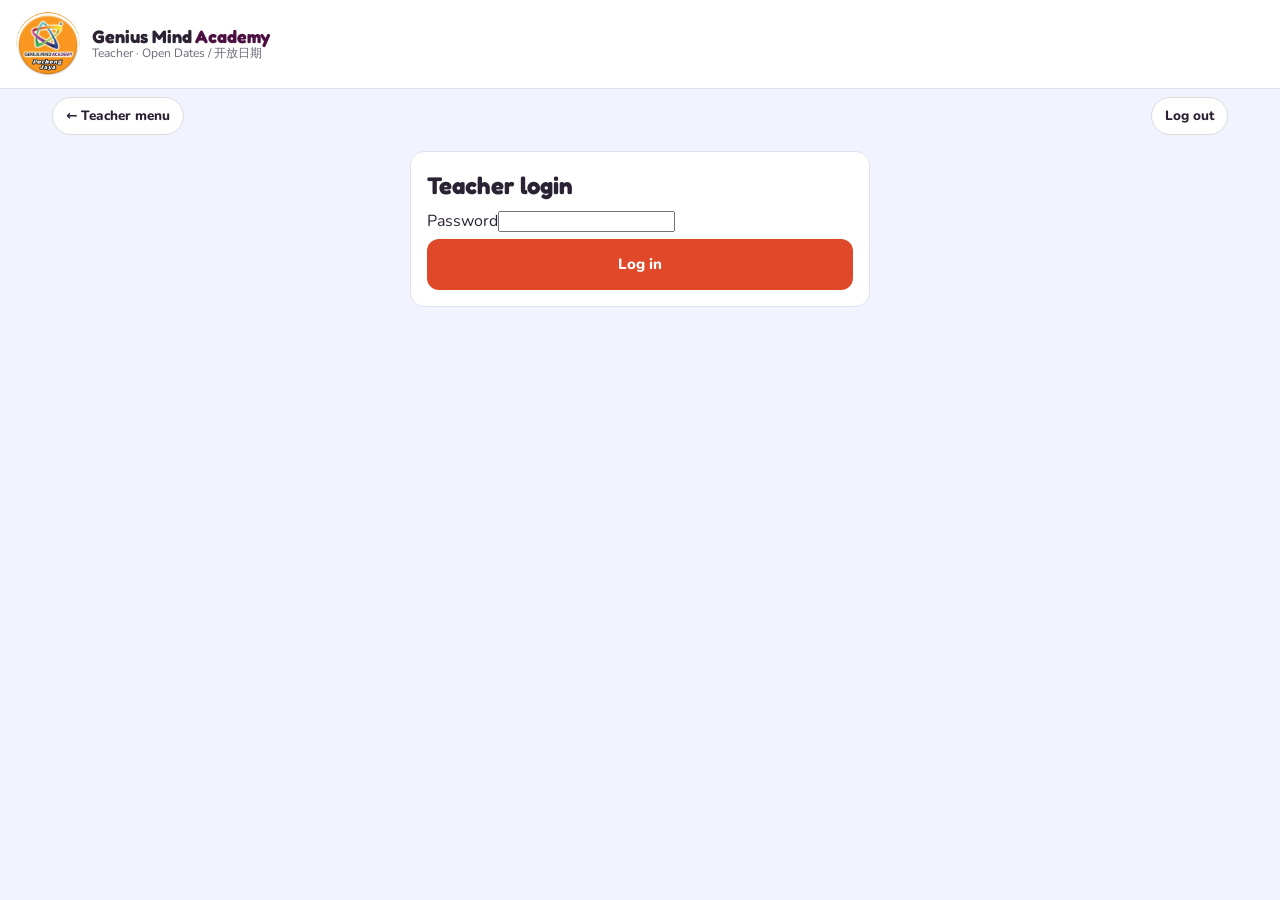
<file: availability.html>
<!DOCTYPE html>
<html lang="en">
<head>
<meta charset="utf-8">
<meta name="viewport" content="width=device-width, initial-scale=1">
<meta name="robots" content="noindex,nofollow">
<title>GMA Teacher - Open Dates</title>
<link rel="preconnect" href="https://fonts.googleapis.com"><link href="https://fonts.googleapis.com/css2?family=Fredoka:wght@500;600;700&family=Nunito:wght@400;600;700;800&display=swap" rel="stylesheet">
<link rel="stylesheet" href="styles.css">
<style>
.wrap{max-width:1200px;margin:0 auto;padding:16px 12px 70px}
.err{background:#fde8ea;color:var(--bad);border-radius:12px;padding:10px 12px;margin:10px 0;font-weight:700}
.okm{background:#e8f5d4;color:#3d6b10;border-radius:12px;padding:10px 12px;margin:10px 0;font-weight:700}
.navrow{max-width:1200px;margin:8px auto 0;padding:0 12px;display:flex;gap:8px;align-items:center}
.navrow a,.navrow button{padding:8px 13px;border-radius:999px;border:1.5px solid #ddd;background:#fff;color:inherit;font:inherit;font-weight:800;font-size:13.5px;text-decoration:none;cursor:pointer;white-space:nowrap}
.navrow button{margin-left:auto}
#login{width:100%;min-height:46px;margin-top:6px}
.tabs{display:flex;gap:8px;flex-wrap:wrap;margin:6px 0 10px}
.tabs button{padding:10px 16px;border-radius:999px;border:2px solid #ddd;background:#fff;font:inherit;font-weight:800;cursor:pointer}
.tabs button.on{background:#fb5f3b;border-color:#fb5f3b;color:#fff}
.legend{display:flex;gap:16px;flex-wrap:wrap;align-items:center;margin:6px 0 10px;font-weight:700;font-size:14px}
.legend span{display:inline-flex;align-items:center;gap:6px}
.lg{font-style:normal;display:inline-flex;flex:none;width:26px;height:22px;border:1px solid #bbb;align-items:center;justify-content:center;font-size:13px;font-weight:800}
.gridbox{overflow:auto;border:1px solid #ccc;border-radius:10px;background:#fff;max-height:70vh}
table.g{border-collapse:separate;border-spacing:0;font-size:13px}
table.g th,table.g td{border-right:1px solid #e3e3e3;border-bottom:1px solid #e3e3e3;text-align:center;padding:0}
table.g thead th{position:sticky;top:0;background:#c8c8c8;z-index:2;min-width:46px;padding:5px 2px;cursor:pointer;font-weight:800;line-height:1.25}
table.g thead th small{display:block;font-weight:700;font-size:11px}
table.g thead th.we{background:#b4b4b4}
table.g thead th.corner{left:0;z-index:4;min-width:150px;cursor:default;background:#c8c8c8}
table.g tbody th{position:sticky;left:0;background:#c8c8c8;z-index:1;text-align:left;padding:7px 8px;white-space:nowrap;font-weight:800}
td.c{height:34px;min-width:46px;cursor:pointer;font-weight:800;user-select:none}
td.c.open{background:#fff;color:#222}
td.c.closed{background:#d9f2d4;color:transparent}
td.c.blk{background:repeating-linear-gradient(45deg,#e4e4e4,#e4e4e4 6px,#f2f2f2 6px,#f2f2f2 12px);color:#777;cursor:not-allowed;font-size:12px}
td.c.bad{background:#fbd0d0;color:#a01818;outline:2px solid #d33;outline-offset:-2px}
td.c.lock{background:#fff4d6;color:#8a5a00;cursor:not-allowed;outline:2px solid #f0b429;outline-offset:-2px}
td.c.chg{box-shadow:inset 0 0 0 3px #fb5f3b}
td.c:hover{filter:brightness(.94)}
.bar{position:sticky;bottom:0;background:#fffffff2;border-top:1px solid #ddd;padding:10px 12px;display:flex;gap:10px;align-items:center;flex-wrap:wrap;margin-top:12px;border-radius:12px 12px 0 0}
.bar .grow{flex:1;font-weight:700}
.btn{cursor:pointer}
.bar button{min-height:44px;padding:0 22px}
.hint{color:var(--muted);font-weight:600;font-size:13.5px;margin:4px 0 8px}
</style>
</head>
<body>
<header class="top">
<div class="logo" id="logo"></div>
<div><div class="t1">Genius Mind <b>Academy</b></div><div class="t2">Teacher &middot; Open Dates / 开放日期</div></div>
</header>
<div class="navrow"><a href="teachers.html">&larr; Teacher menu</a><button id="navlogout" type="button" onclick="try{sessionStorage.removeItem('gma_pin');sessionStorage.removeItem('gma_view_pin')}catch(e){}location.reload()">Log out</button></div>
<main class="wrap" id="app"></main>
<script>
var SUBMIT_URL = 'https://script.google.com/macros/s/AKfycbwvukSXQHKhnbMndouaYUC07qpx_2tXQWkbUTIYsrCB8gSbByjQ7u0zqkKu4RiY66E7/exec';
var LOGO_URL = 'logo.png';
var PIN = ''; try { PIN = sessionStorage.getItem('gma_pin') || ''; } catch (e) {}
var app = document.getElementById('app');
var NAMES = { TCBT: 'Trial Class + Brain Test Report 试课+领取报告', TC: 'Trial Class only 只试课', BT: 'Brain Test Report only 只领取报告' };
var T3 = ['TCBT', 'TC', 'BT'];
var ERR = { auth: 'Wrong password.', locked: 'Too many wrong passwords. Try again in 5 minutes.', disabled: 'Teacher password is not turned on yet.' };
var S = { lead: 0, leadSel: 0, leadMsg: '', authed: false, busy: false, err: '', msg: '', svc: 'TCBT', on: false, st: { TCBT: {}, TC: {}, BT: {} }, sv: { TCBT: {}, TC: {}, BT: {} }, extra: [], booked: { TCBT: {}, TC: {}, BT: {} }, cap: 1, month: '', moreMon: 0, dirty: 0, loaded: false };
function esc(s) { return String(s == null ? '' : s).replace(/[&<>"']/g, function (c) { return { '&': '&amp;', '<': '&lt;', '>': '&gt;', '"': '&quot;', "'": '&#39;' }[c]; }); }
function api(body, cb) {
  body.pin = PIN;
  var ac = window.AbortController ? new AbortController() : null, to = setTimeout(function () { if (ac) ac.abort(); }, 25000);
  fetch(SUBMIT_URL, { method: 'POST', body: JSON.stringify(body), signal: ac ? ac.signal : undefined }).then(function (r) { return r.json(); }).then(function (j) { clearTimeout(to); cb(j); }).catch(function () { clearTimeout(to); cb(null); });
}
function errText(j) {
  if (!j) return 'Could not connect. Check the internet and try again (nothing was saved).';
  if (/^locked/.test(j.error || '')) return ERR.locked;
  if (j.error === 'booked') return 'Some times you closed already have parent bookings: ' + (j.cells || []).slice(0, 6).join('; ') + '. Please keep them open.';
  if (j.error === 'overlap') return 'These times overlap each other (not allowed): ' + (j.cells || []).slice(0, 6).join('; ');
  return ERR[j.error] || ('Error: ' + (j.error || 'unknown'));
}

/* ---- default dates & times (same rules as the parents' booking page) ---- */
var EV = ['6:45pm–8:15pm', '8:30pm–10:00pm'], DAY = ['11:00am–12:30pm', '1:30pm–3:00pm', '3:30pm–5:00pm'];
var TR = { 0: ['10:15am–11:45am', '1:30pm–3:00pm', '3:30pm–5:00pm'], 1: EV, 2: DAY, 3: EV, 4: DAY, 5: EV, 6: ['11:00am–12:30pm', '1:30pm–3:00pm', '3:30pm–5:00pm', '5:15pm–6:45pm'] };
var HOURLY = []; for (var h = 10; h < 22; h++) { var a = h < 12 ? 'am' : 'pm', x = h % 12 || 12; HOURLY.push(x + ':00' + a + '–' + x + ':45' + a); }
var DAYS = [], DEF = { BT: {}, TC: {} }, BASE = { TCBT: [], TC: [], BT: HOURLY.slice() };
function mn(l) { var m = String(l).match(/^(\d+):(\d+)\s*(am|pm)/i); if (!m) return 0; return ((+m[1] % 12) + (m[3].toLowerCase() === 'pm' ? 12 : 0)) * 60 + (+m[2]); }
function win(svc, l) { var m = String(l).match(/(\d+):(\d+)\s*(am|pm)\s*[–-]\s*(\d+):(\d+)\s*(am|pm)/i); if (!m) return null; var s = mn(m[1] + ':' + m[2] + m[3]), e = mn(m[4] + ':' + m[5] + m[6]); return [s, svc === 'BT' ? s + 60 : e]; }
(function () {
  var t = new Date(Date.now() + 8 * 3600000), y = t.getUTCFullYear(), mo = t.getUTCMonth(), dd = t.getUTCDate();
  for (var i = 0; i < 760; i++) {
    var d = new Date(Date.UTC(y, mo, dd + i)), w = d.getUTCDay(), k = d.toISOString().slice(0, 10);
    DAYS.push({ k: k, w: w, d: d.getUTCDate(), m: d.getUTCMonth() + 1, mk: k.slice(0, 7), i: i });
    if ((k >= '2026-11-27' && k <= '2026-11-29') || k >= '2026-12-04') DEF.TC[k] = TR[w];
    if (k <= '2026-12-24') DEF.BT[k] = w === 0 ? HOURLY.slice(2) : w === 6 ? HOURLY.slice(0, 1) : w === 5 ? HOURLY.slice(0, 8) : HOURLY;
  }
  var seen = {}; for (var w2 in TR) TR[w2].forEach(function (l) { seen[l] = 1; });
  BASE.TC = Object.keys(seen).sort(function (a, b) { return mn(a) - mn(b); }); BASE.TCBT = BASE.TC.slice();
})();
var ROWS = { TCBT: [], TC: [], BT: [] };
var WD = ['S', 'M', 'T', 'W', 'T', 'F', 'S'];
function inGrid(k) { return k >= DAYS[0].k && k <= DAYS[DAYS.length - 1].k; }
function key(k, l) { return k + '|' + l; }
function bkd(svc, k, l) { return S.booked[svc][key(k, l)] || 0; }
function capOf(svc, k, l) { return S.st[svc][key(k, l)] || 0; }
function overlap(a, b) { return a && b && a[0] < b[1] && b[0] < a[1]; }
function buildRows() {
  T3.forEach(function (svc) {
    var seen = {}, L = BASE[svc].slice(); L.forEach(function (l) { seen[l] = 1; });
    [S.booked[svc]].forEach(function (m) { for (var kk in m) { var p = kk.split('|'); if (inGrid(p[0]) && !seen[p[1]]) { seen[p[1]] = 1; L.push(p[1]); } } });
    L.sort(function (a, b) { return mn(a) - mn(b); }); ROWS[svc] = L;
  });
}
function applyOpen(svc, k, l, n) {   // the three tables may all be open at the same time; the first booking closes the other kinds at that time
  if (blockedBy(svc, k, l) && !(capOf(svc, k, l) > 0)) return 'blocked';
  S.st[svc][key(k, l)] = n; return 0;
}
function blockedBy(svc, k, l) {   // an existing booking in another table overlaps this time: cannot be opened
  if (bkd(svc, k, l) > 0) return null;
  var w = win(svc, l), r = null;
  T3.forEach(function (o) { if (o === svc) return; ROWS[o].forEach(function (l2) { if (!r && bkd(o, k, l2) > 0 && overlap(w, win(o, l2)) && !sameFam(o, k, l2, svc, l)) r = o + ' ' + l2; }); });
  return r;
}
function seed() {
  T3.forEach(function (svc) { S.st[svc] = {}; });
  DAYS.forEach(function (dy) {
    T3.forEach(function (svc) { ROWS[svc].forEach(function (l) { var b = bkd(svc, dy.k, l); if (b > 0) S.st[svc][key(dy.k, l)] = (svc === 'TC' ? b : 1); }); });
    if (dy.i >= 60) return;   // first-time suggestion covers the next 60 days only
    (DEF.TC[dy.k] || []).forEach(function (l) { ['TCBT', 'TC'].forEach(function (t) { if (!(capOf(t, dy.k, l) > 0)) S.st[t][key(dy.k, l)] = 1; }); });
    (DEF.BT[dy.k] || []).forEach(function (l) { if (!(capOf('BT', dy.k, l) > 0)) S.st.BT[key(dy.k, l)] = 1; });
  });
  S.extra = [];
  T3.forEach(function (svc) { for (var kk in S.booked[svc]) { var p = kk.split('|'); if (!inGrid(p[0]) && p[0] >= DAYS[0].k) S.extra.push([svc, p[0], p[1], svc === 'TC' ? Math.max(1, S.booked[svc][kk]) : 1]); } });
  S.sv = { TCBT: {}, TC: {}, BT: {} };
}
function loadAvail(a) {
  S.extra = []; S.sv = { TCBT: {}, TC: {}, BT: {} }; S.on = !!(a && a.on);
  if (!S.on) { buildRows(); seed(); return; }
  T3.forEach(function (svc) { S.st[svc] = {}; for (var k in (a[svc] || {})) for (var l in a[svc][k]) {
    if (inGrid(k)) { S.st[svc][key(k, l)] = a[svc][k][l]; if (ROWS[svc].indexOf(l) < 0 && BASE[svc].indexOf(l) < 0) BASE[svc].push(l); }
    else S.extra.push([svc, k, l, a[svc][k][l]]);
  } });
  buildRows();
  T3.forEach(function (svc) { S.sv[svc] = {}; for (var kk in S.st[svc]) S.sv[svc][kk] = S.st[svc][kk]; });
}
function countDirty() {
  var n = 0; T3.forEach(function (svc) { DAYS.forEach(function (dy) { ROWS[svc].forEach(function (l) { if ((S.st[svc][key(dy.k, l)] || 0) !== (S.sv[svc][key(dy.k, l)] || 0)) n++; }); }); });
  S.dirty = n; return n;
}
function locked(svc, k, l) { return bkd(svc, k, l) > 0; }
S.refs = { TCBT: {}, TC: {}, BT: {} };
function loadRefs(cb) {   // which bookings sit in each time, so the same family's own trial + report are not treated as a clash
  fetch(SUBMIT_URL + '?action=booked').then(function (r) { return r.json(); }).then(function (j) {
    var R = { TCBT: {}, TC: {}, BT: {} };
    for (var k in (j.trial || {})) String(j.trial[k]).split(',').filter(Boolean).forEach(function (r) { (R[/^TB/.test(r) ? 'TCBT' : 'TC'][k] = R[/^TB/.test(r) ? 'TCBT' : 'TC'][k] || []).push(r); });
    for (var k2 in (j.report || {})) String(j.report[k2]).split(',').filter(Boolean).forEach(function (r) { (R.BT[k2] = R.BT[k2] || []).push(r); });
    S.refs = R; cb();
  }).catch(function () { cb(); });
}
function sameFam(a, k, la, b, lb) { var x = S.refs[a][key(k, la)] || [], y = S.refs[b][key(k, lb)] || []; return x.some(function (r) { return y.indexOf(r) > -1; }); }
function clashes() {   // red: more parents than allowed, or a booked time overlapping another booked time (old bookings)
  var red = {}, n = 0;
  DAYS.forEach(function (dy) {
    var L = []; T3.forEach(function (svc) { ROWS[svc].forEach(function (l) { var b = bkd(svc, dy.k, l); if (b > 0) { L.push([svc, l, win(svc, l)]); if (b > Math.max(1, capOf(svc, dy.k, l))) { red[svc + '|' + key(dy.k, l)] = 1; } } }); });
    for (var i = 0; i < L.length; i++) for (var j = i + 1; j < L.length; j++) if (overlap(L[i][2], L[j][2]) && !sameFam(L[i][0], dy.k, L[i][1], L[j][0], L[j][1])) { red[L[i][0] + '|' + key(dy.k, L[i][1])] = 1; red[L[j][0] + '|' + key(dy.k, L[j][1])] = 1; }
  });
  for (var q in red) n++; S.clashN = n; return red;
}

function render() {
  var h = '';
  if (!S.authed) {
    var cur = document.getElementById('pin'), had = cur && document.activeElement === cur, val = cur ? cur.value : PIN;
    h += '<div class="card" style="max-width:460px;margin:0 auto"><h2>Teacher login</h2><label>Password</label><input type="password" id="pin" autocomplete="current-password" value="' + esc(val) + '">';
    if (S.err) h += '<div class="err">' + esc(S.err) + '</div>';
    h += '<button class="btn pri" id="login"' + (S.busy ? ' disabled' : '') + '>' + (S.busy ? 'Please wait...' : 'Log in') + '</button></div>';
    app.innerHTML = h; if (had) { var ni = document.getElementById('pin'); ni.focus(); try { ni.setSelectionRange(val.length, val.length); } catch (x) {} } return;
  }
  var svc = S.svc, red = clashes();
  h += '<div class="card"><h2>Booking cut-off 预约截止时间</h2><p class="hint">Parents cannot make a new booking, or change a booking, when the time is less than this many hours away. Teachers can still book for parents. 距离开课不足这个小时数，家长就不能新订，也不能改期；老师仍可代订。</p><div style="display:flex;gap:8px;align-items:center;flex-wrap:wrap"><select id="leadsel">' + [[0, 'Off 不限制'], [6, '6 hours 6小时'], [12, '12 hours 12小时'], [24, '24 hours 24小时'], [48, '48 hours 48小时']].map(function (o) { return '<option value="' + o[0] + '"' + (S.leadSel === o[0] ? ' selected' : '') + '>' + o[1] + '</option>'; }).join('') + '</select><button id="leadsave" class="btn"' + (S.leadSel === S.lead ? ' disabled' : '') + '>Save cut-off 保存</button><span class="hint" style="margin:0">Now 目前: ' + (S.lead ? S.lead + ' hours 小时' : 'Off 不限制') + '</span></div>' + (S.leadMsg ? '<div class="okm">' + esc(S.leadMsg) + '</div>' : '') + '</div>';
  h += '<div class="card"><h2>Open dates &amp; times 开放日期与时段</h2><p class="hint">Tap a box to open or close one time. Tap a date at the top to open or close the whole day. Parents only see the times that are open. The three tables can all be set for the same time. When the first booking comes in, the other two kinds are closed at that time automatically (the lock icon). Only Trial Class only can take more parents (up to 5); the other two take exactly 1. 点格子开关单个时段，点上方日期开关整天。三个表可以设同一个时间；一旦有人先预约，其他两种在该时间会自动关闭（锁）。只有「只试课」可以接多位（最多5位），其他两种固定1位。</p>';
  if (!S.on) h += '<div class="err" style="background:#fff4d6;color:#8a5a00">Not switched on yet. Parents still see the old dates until you press Save once. Please choose which times are for each table first. 还没启用，家长目前看到的仍是旧日期；请先设定好再按保存。</div>';
  h += '<div class="tabs">' + T3.map(function (t) { return '<button data-svc="' + t + '" class="' + (svc === t ? 'on' : '') + '">' + NAMES[t] + '</button>'; }).join('') + '</div>';
  h += '<div class="legend"><span><em class="lg" style="background:#fff">2</em> Open (number = parents allowed) 开放（数字=可接家长数）</span><span><em class="lg" style="background:#d9f2d4"></em> Closed 关闭</span><span><em class="lg" style="background:#fff4d6;outline:2px solid #f0b429;outline-offset:-2px">1</em> Has booking 已有预约（不能关闭）</span><span><em class="lg" style="background:repeating-linear-gradient(45deg,#e4e4e4,#e4e4e4 4px,#f2f2f2 4px,#f2f2f2 8px)">&#128274;</em> Closed by an earlier booking of another kind 已被其他种类的预约占用（锁）</span><span><em class="lg" style="background:#fbd0d0;outline:2px solid #d33;outline-offset:-2px">!</em> Clash 冲突</span><span><em class="lg" style="box-shadow:inset 0 0 0 3px #fb5f3b;background:#fff"></em> Changed 已改未保存</span></div>';
  if (svc === 'TC') h += '<div class="hint" style="display:flex;gap:8px;align-items:center;flex-wrap:wrap">Parents per time when opening 开放时每个时段可接几位家长（1-5）: <select id="capsel">' + [1, 2, 3, 4, 5].map(function (n) { return '<option value="' + n + '"' + (S.cap === n ? ' selected' : '') + '>' + n + '</option>'; }).join('') + '</select> (tap a closed box to open it; tap an open box with a different number to change it, with the same number to close it 点空格=开放；点已开放且数字不同的格子=改人数；数字相同=关闭)</div>';
  if (S.err) h += '<div class="err">' + esc(S.err) + '</div>';
  if (S.msg) h += '<div class="okm">' + esc(S.msg) + '</div>';
  var MN = ['Jan','Feb','Mar','Apr','May','Jun','Jul','Aug','Sep','Oct','Nov','Dec'], months = [];
  DAYS.forEach(function (dy) { if (months.indexOf(dy.mk) < 0) months.push(dy.mk); });
  var used = {}; T3.forEach(function (sv) { for (var kk in S.st[sv]) if (S.st[sv][kk] > 0) used[kk.slice(0, 7)] = 1; for (var k2 in S.booked[sv]) used[k2.slice(0, 7)] = 1; });
  var allM = months, nShow = 7 + S.moreMon;   // this month + the next 6 months, then any month you add, plus every month that already has open times
  months = allM.filter(function (m, i) { return i < nShow || used[m]; });
  if (months.indexOf(S.month) < 0) S.month = months[0];
  var canMore = allM.length > months.length && allM.indexOf(months[months.length - 1]) < allM.length - 1;
  h += '<div class="tabs" style="margin-top:0">' + months.map(function (m) { return '<button data-mon="' + m + '" class="' + (S.month === m ? 'on' : '') + '" style="padding:6px 12px">' + MN[+m.slice(5) - 1] + ' ' + m.slice(0, 4) + '</button>'; }).join('') + (canMore && nShow < 24 ? '<button id="moremon" style="padding:6px 12px">+ 1 month 再加一个月</button>' : '') + '</div>';
  var VD = DAYS.filter(function (dy) { return dy.mk === S.month; });
  h += '<div class="gridbox"><table class="g"><thead><tr><th class="corner">Time 时段</th>';
  VD.forEach(function (dy) { h += '<th data-day="' + dy.k + '" class="' + (dy.w === 0 || dy.w === 6 ? 'we' : '') + '">' + WD[dy.w] + '<small>' + dy.d + '/' + dy.m + '</small></th>'; });
  h += '</tr></thead><tbody>';
  ROWS[svc].forEach(function (l, ri) {
    h += '<tr><th>' + (ri + 1) + '&nbsp;&nbsp;' + esc(l) + '</th>';
    VD.forEach(function (dy) {
      var c = capOf(svc, dy.k, l), b = bkd(svc, dy.k, l), diff = c !== (S.sv[svc][key(dy.k, l)] || 0), rd = red[svc + '|' + key(dy.k, l)];
      var bl = blockedBy(svc, dy.k, l);
      var cls = 'c ' + (rd ? 'bad' : b > 0 ? 'lock' : c > 0 ? 'open' : bl ? 'blk' : 'closed') + (diff ? ' chg' : '');
      var tx = b > 0 ? b + '/' + c : (c > 0 ? c : '');
      h += '<td class="' + cls + '" data-k="' + dy.k + '" data-l="' + esc(l) + '"' + (bl ? ' title="Blocked by an existing booking: ' + esc(bl) + '"' : '') + '>' + (bl ? '&#128274;' + (c > 0 ? c : '') : tx) + '</td>';
    });
    h += '</tr>';
  });
  h += '</tbody></table></div>';
  if (S.clashN) h += '<div class="err">' + S.clashN + ' clash(es) shown in red: old bookings that overlap each other or have too many parents. Nothing was changed automatically. 红色 = 旧预约互相重叠或人数超过上限；系统没有自动改动任何预约。</div>';
  if (svc === 'TCBT') h += '<p class="hint">Always 1 parent per time (the Brain Test report is private). 每个时段固定只接 1 位家长（报告涉及隐私）。</p>';
  else if (svc === 'BT') h += '<p class="hint">Always 1 parent per time. Each collection uses 1 hour with the same consultant, so it cannot overlap a Trial Class. 每个时段固定 1 位家长，每次1小时，同一位顾问，不能和试课重叠。</p>';
  h += '</div>';
  countDirty();
  var canSave = (S.dirty || !S.on) && !S.busy;
  h += '<div class="bar"><div class="grow">' + (S.dirty ? S.dirty + ' change(s) not saved yet 项改动未保存' : S.on ? 'No unsaved changes 没有未保存的改动' : 'Review, then press Save to switch on 检查后按保存启用') + '</div><button class="btn sec2" id="reset"' + (S.dirty && !S.busy ? '' : ' disabled') + '>Undo 撤销</button><button class="btn pri" id="save"' + (canSave ? '' : ' disabled') + '>' + (S.busy ? 'Saving...' : 'Save 保存') + '</button></div>';
  var keep = document.querySelector('.gridbox'), sl = keep ? keep.scrollLeft : 0, stp = keep ? keep.scrollTop : 0;
  app.innerHTML = h;
  var nb = document.querySelector('.gridbox'); if (nb) { nb.scrollLeft = sl; nb.scrollTop = stp; }
}
function setMsg(e, m) { S.err = e || ''; S.msg = m || ''; }
function toggleCell(svc, k, l) {
  var bb = blockedBy(svc, k, l); if (bb && !(capOf(svc, k, l) > 0)) { setMsg('Locked: another kind of booking already sits at this time (' + bb + '). 已被其他种类的预约占用（' + bb + '），暂时不能开放。'); return false; }
  var c = capOf(svc, k, l), b = bkd(svc, k, l), want = svc === 'TC' ? S.cap : 1;
  if (c > 0 && (svc !== 'TC' || c === want)) {   // close
    if (b > 0) { setMsg('This time already has a booking, so it cannot be closed. 这个时段已有预约，不能关闭。'); return false; }
    S.st[svc][key(k, l)] = 0; setMsg(); return true;
  }
  if (c > 0 && want < b) { setMsg('There are already ' + b + ' parents booked here. 这个时段已有 ' + b + ' 位家长预约。'); return false; }
  var r = applyOpen(svc, k, l, want);
  if (r === 'blocked') { setMsg('Locked: another kind of booking already sits at this time. 已被其他种类的预约占用，不能开放。'); return false; }
  setMsg('', r ? r + ' overlapping time(s) in other tables were closed automatically. 已自动关闭 ' + r + ' 个重叠时段。' : ''); return true;
}
function toggleDay(svc, k) {
  var free = ROWS[svc].filter(function (l) { return !locked(svc, k, l); });
  var anyOpen = free.some(function (l) { return capOf(svc, k, l) > 0; });
  if (anyOpen) { free.forEach(function (l) { S.st[svc][key(k, l)] = 0; }); setMsg(); return; }
  var dw = DAYS.filter(function (d) { return d.k === k; })[0].w, L = svc === 'BT' ? HOURLY : TR[dw], n = 0, blocked = 0;
  L.forEach(function (l) { if (ROWS[svc].indexOf(l) < 0) return; var r = applyOpen(svc, k, l, svc === 'TC' ? S.cap : 1); if (r === 'blocked') blocked++; else n += r; });
  setMsg(blocked ? blocked + ' time(s) skipped because of existing bookings. 有 ' + blocked + ' 个时段因已有预约而跳过。' : '', n ? n + ' overlapping time(s) in other tables were closed automatically. 已自动关闭 ' + n + ' 个重叠时段。' : '');
}
function rowsToSave() {
  var rows = [];
  T3.forEach(function (svc) { DAYS.forEach(function (dy) { ROWS[svc].forEach(function (l) { var c = capOf(svc, dy.k, l); if (c > 0) rows.push([svc, dy.k, l, c]); }); }); });
  S.extra.forEach(function (r) { rows.push(r); });
  return rows;
}
function take(j) { loadAvail(j.avail); if (j && j.lead != null) { S.lead = +j.lead || 0; S.leadSel = S.lead; } }
function setBooked(j) { if (j && j.booked) S.booked = { TCBT: j.booked.TCBT || {}, TC: j.booked.TC || {}, BT: j.booked.BT || {} }; }
function load() {
  S.busy = true; S.err = ''; render();
  api({ action: 'staff_avail' }, function (j) {
    if (j && j.ok) { S.authed = true; try { sessionStorage.setItem('gma_pin', PIN); } catch (x) {} setBooked(j); buildRows(); take(j); loadRefs(function () { S.busy = false; S.loaded = true; render(); }); }
    else { S.busy = false; S.authed = false; try { sessionStorage.removeItem('gma_pin'); } catch (x) {} S.err = (PIN || j) ? errText(j) : ''; render(); }
  });
}
document.addEventListener('change', function (e) { if (e.target.id === 'capsel') { S.cap = +e.target.value; } if (e.target.id === 'leadsel') { S.leadSel = +e.target.value; S.leadMsg = ''; render(); } });
document.addEventListener('click', function (e) {
  var t = e.target;
  var td = t.closest && t.closest('td.c'); if (td && S.authed) { toggleCell(S.svc, td.dataset.k, td.dataset.l); render(); return; }
  var th = t.closest && t.closest('th[data-day]'); if (th && S.authed) { toggleDay(S.svc, th.dataset.day); render(); return; }
  var el = t.closest && t.closest('button'); if (!el) return;
  if (el.id === 'login') { PIN = document.getElementById('pin').value; load(); }
  else if (el.id === 'moremon') { S.moreMon++; render(); }
  else if (el.id === 'leadsave') {
    api({ action: 'staff_lead', hours: S.leadSel }, function (j) {
      if (j && j.ok) { S.lead = +j.lead || 0; S.leadSel = S.lead; S.leadMsg = S.lead ? 'Saved. Cut-off is now ' + S.lead + ' hours. 已保存，现在是开课前 ' + S.lead + ' 小时截止。' : 'Saved. No cut-off. 已保存，不设截止时间。'; S.err = ''; } else { S.err = errText(j); }
      render();
    });
  }
  else if (el.dataset.mon) { S.month = el.dataset.mon; S.err = ''; S.msg = ''; render(); }
  else if (el.dataset.svc) { S.svc = el.dataset.svc; S.err = ''; S.msg = ''; render(); }
  else if (el.id === 'reset') { T3.forEach(function (svc) { S.st[svc] = {}; for (var kk in S.sv[svc]) S.st[svc][kk] = S.sv[svc][kk]; }); S.err = ''; S.msg = ''; render(); }
  else if (el.id === 'save') {
    S.busy = true; S.err = ''; S.msg = ''; render();
    api({ action: 'staff_avail_save', rows: rowsToSave() }, function (j) {
      S.busy = false;
      if (j && j.ok) { setBooked(j); take(j); S.msg = 'Saved. Parents see the new dates now. 已保存，家长现在看到的是新的日期。'; render(); } else { S.err = errText(j); render(); }
    });
  }
});
window.addEventListener('beforeunload', function (e) { if (S.authed && S.dirty) { e.preventDefault(); e.returnValue = ''; } });
document.addEventListener('keydown', function (e) { if (e.key === 'Enter' && e.target.id === 'pin') document.getElementById('login').click(); });
if (LOGO_URL) { var lg = document.getElementById('logo'), im = new Image(); im.className = 'brandlogo'; im.alt = ''; im.src = LOGO_URL; im.onload = function () { lg.replaceWith(im); }; }
if (PIN) load(); else render();
</script>
</body>
</html>
</file>
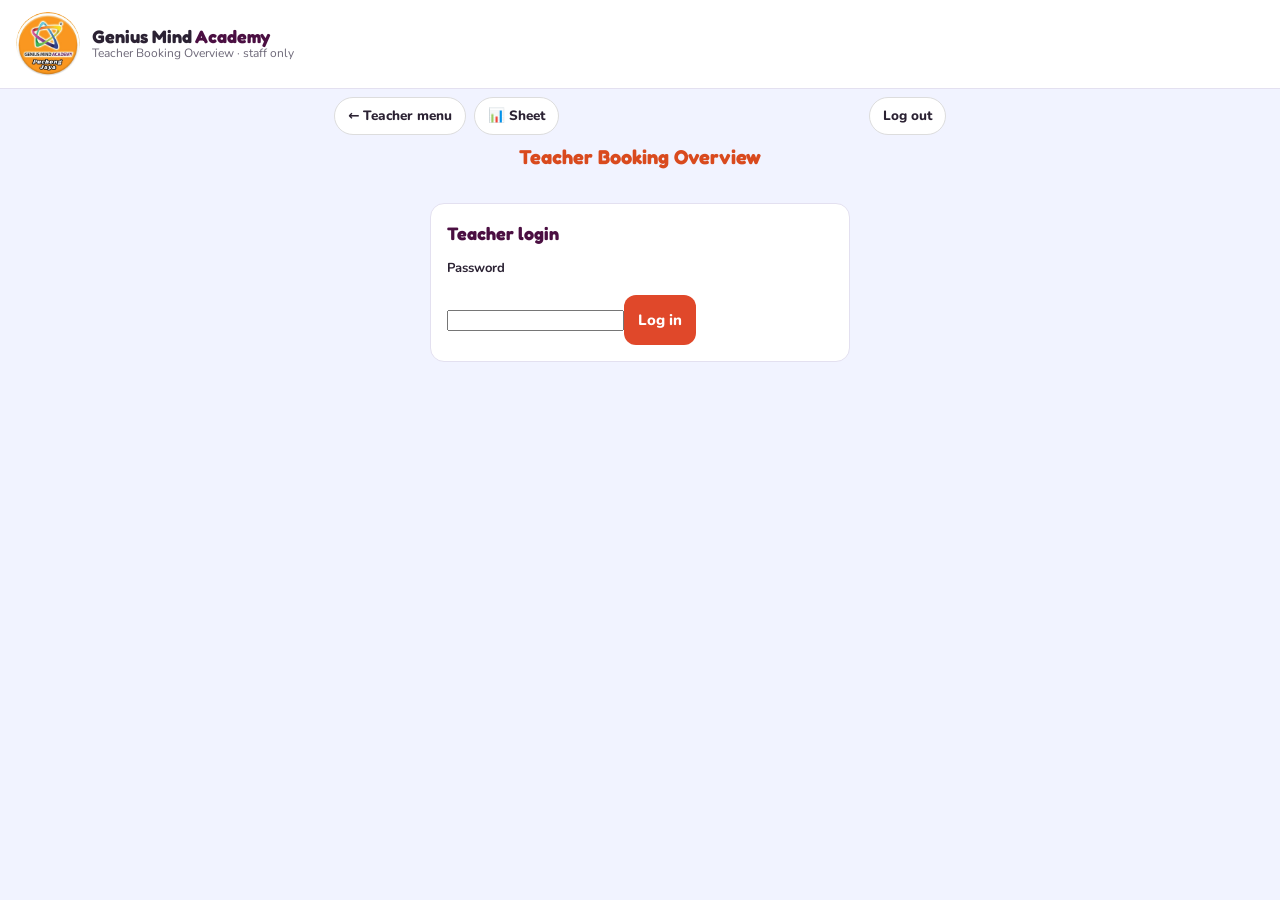
<file: calendar.html>
<!DOCTYPE html>
<html lang="en">
<head>
<meta charset="utf-8">
<meta name="viewport" content="width=device-width, initial-scale=1">
<meta name="robots" content="noindex,nofollow">
<title>Teacher Booking Overview</title>
<link rel="preconnect" href="https://fonts.googleapis.com"><link href="https://fonts.googleapis.com/css2?family=Fredoka:wght@500;600;700&family=Nunito:wght@400;600;700;800&display=swap" rel="stylesheet">
<link rel="stylesheet" href="styles.css">
<style>
.wrap{max-width:980px;margin:0 auto;padding:14px 14px 60px}
.tb{display:flex;flex-wrap:wrap;gap:8px;align-items:center;margin-bottom:10px}
.tb h2{margin:0;font-size:20px;flex:1;min-width:150px;font-family:"Fredoka",sans-serif;color:var(--plum)}
.ib{border:1.5px solid var(--line);background:#fff;border-radius:10px;padding:8px 12px;font:inherit;font-weight:700;cursor:pointer;color:var(--ink)}
.ib.on{background:var(--brand);border-color:var(--brand);color:#fff}
.chips{display:flex;gap:6px;flex-wrap:wrap;margin-bottom:10px}
.grid7{display:grid;grid-template-columns:repeat(7,1fr);gap:4px}
.dow{font-size:11px;font-weight:800;color:var(--muted);text-align:center;padding:4px 0}
.cell{min-height:64px;border:1.5px solid var(--line);border-radius:10px;background:#fff;padding:4px 5px;cursor:pointer;text-align:left;font:inherit;display:flex;flex-direction:column;gap:2px}
.cell.out{background:transparent;border-color:transparent;cursor:default}
.cell .n{font-weight:800;font-size:13px}
.cell.today .n{background:var(--brand);color:#fff;border-radius:999px;padding:0 6px;align-self:flex-start}
.cell.sel{outline:2.5px solid var(--brand)}
.cell .b{font-size:10.5px;font-weight:800;border-radius:6px;padding:1px 4px;align-self:flex-start}
.b.t{background:#e6f2cf;color:#3d6b10}.b.r{background:#efe3f8;color:#6b3a8d}.b.c{background:#fde8ea;color:var(--bad)}
.h1{background:#fff7f3}.h2{background:#ffe9df}.h3{background:#ffd5c3}
.dayp{margin-top:14px}
.dayp h3{font-family:"Fredoka",sans-serif;color:var(--plum);margin:0 0 8px}
.ev{display:grid;grid-template-columns:96px 1fr;gap:10px;background:#fff;border:1.5px solid var(--line);border-radius:12px;padding:10px;margin-bottom:8px}
.ev .tm{font-weight:800;font-size:13px;color:var(--plum)}
.ev .tm small{display:block;font-weight:700;margin-top:4px}
.ev .who{font-weight:800}
.ev .kids{font-size:13px;color:var(--ink);margin:2px 0}
.ev .meta{font-size:12px;color:var(--muted)}
.tag{display:inline-block;border-radius:8px;padding:2px 8px;font-size:12px;font-weight:800;margin:2px 4px 2px 0}
.tag.t{background:#e6f2cf;color:#3d6b10}.tag.r{background:#efe3f8;color:#6b3a8d}.tag.p{background:#fff3c4;color:#7a5a00}.tag.c{background:#fde8ea;color:var(--bad)}
.act a{display:inline-block;margin:6px 6px 0 0;padding:6px 10px;border-radius:10px;border:1.5px solid var(--line);text-decoration:none;font-weight:700;font-size:13px;color:var(--plum);background:#fff}
.act a.wa{background:#25d366;border-color:#25d366;color:#fff}
.att{display:flex;gap:6px;margin-top:8px;flex-wrap:wrap}
.att button{padding:8px 14px;border-radius:10px;border:1.5px solid var(--line);background:#fff;font:inherit;font-weight:800;cursor:pointer}
.att button.y.on{background:#3d8b1f;border-color:#3d8b1f;color:#fff}
.att button.n.on{background:var(--bad);border-color:var(--bad);color:#fff}
.tag.y{background:#dff3d0;color:#2f6a10}.tag.n{background:#fde8ea;color:var(--bad)}
.stat{display:grid;grid-template-columns:repeat(auto-fit,minmax(130px,1fr));gap:8px;margin-bottom:12px}
.stat div{background:#fff;border:1.5px solid var(--line);border-radius:12px;padding:10px;text-align:center}
.stat b{display:block;font-size:22px;font-family:"Fredoka",sans-serif;color:var(--plum)}
.err{background:#fde8ea;color:var(--bad);border-radius:12px;padding:10px 12px;margin:10px 0;font-weight:700}
.small{font-size:12px;color:var(--muted)}
input.s{width:100%;padding:10px 12px;border-radius:10px;border:1.5px solid var(--line);font:inherit;margin-bottom:10px}
@media(max-width:560px){.cell{min-height:54px;padding:3px}.cell .b{font-size:9.5px;padding:0 3px}.ev{grid-template-columns:1fr}}
.ph{font-weight:800;color:#d94a1e;margin-left:10px;white-space:nowrap}
@media print{.ph{color:#000;font-size:1.05em}header.top,.tb,.chips,#cal,.noprint,input.s{display:none!important}.tb.dhead{display:flex!important}.dayp h3{font-size:22px;color:#000}body{background:#fff}.dayp{margin:0}.ev{break-inside:avoid}}
.navrow{max-width:640px;margin:8px auto 0;padding:0 14px;display:flex;gap:8px;align-items:center}
.navrow a,.navrow button{padding:8px 13px;border-radius:999px;border:1.5px solid #ddd;background:#fff;color:inherit;font:inherit;font-weight:800;font-size:13.5px;text-decoration:none;cursor:pointer;white-space:nowrap}
.navrow button{margin-left:auto}
#calh{max-width:640px;margin:10px auto 0;padding:0 14px;text-align:center;font-size:20px;line-height:1.2;color:#d94a1e;font-weight:800}
@media(max-width:520px){.wrap{padding:10px 10px 40px}.tb{gap:6px}.ib{padding:8px 10px;font-size:14px}.tb h2{font-size:18px;min-width:120px}.cell{min-height:54px;padding:3px 4px}.cell .b{font-size:9.5px}.ev{grid-template-columns:1fr;gap:4px}.ev .tm{display:flex;gap:8px;align-items:center;flex-wrap:wrap}.ev .tm small{display:inline;margin:0}}
</style>
</head>
<body>
<header class="top">
<div class="logo" id="logo"></div>
<div><div class="t1">Genius Mind <b>Academy</b></div><div class="t2">Teacher Booking Overview · staff only</div></div>
</header>
<div class="navrow"><a href="teachers.html">&larr; Teacher menu</a><a href="https://docs.google.com/spreadsheets/d/1innYlrTnOavDg_Db0zRkqg0m8mY-N9DBTKJ0-TNFRrw/edit" target="_blank" rel="noopener">📊 Sheet</a><button id="navlogout" type="button" onclick="try{sessionStorage.removeItem('gma_pin');sessionStorage.removeItem('gma_view_pin')}catch(e){}location.reload()">Log out</button></div>
<h1 id="calh">Teacher Booking Overview</h1>
<main class="wrap" id="app"></main>
<script>
var SUBMIT_URL = 'https://script.google.com/macros/s/AKfycbwvukSXQHKhnbMndouaYUC07qpx_2tXQWkbUTIYsrCB8gSbByjQ7u0zqkKu4RiY66E7/exec';   // same Google Apps Script web app URL as index.html
var LOGO_URL = 'logo.png';

var PIN = '';
try { PIN = sessionStorage.getItem('gma_view_pin') || ''; } catch (e) {}
var app = document.getElementById('app');
var today = new Date();
var todayKey = today.getFullYear() + '-' + ('0' + (today.getMonth() + 1)).slice(-2) + '-' + ('0' + today.getDate()).slice(-2);
var S = { authed: false, busy: false, err: '', events: [], bookings: [], month: [today.getFullYear(), today.getMonth() + 1], sel: todayKey, view: 'cal', canMark: false, filter: 'all', q: '', updated: '' };
var ERR = { auth: 'Wrong password.', locked: 'Too many wrong passwords. Try again in 5 minutes.', disabled: 'The calendar is not turned on yet (set VIEW_PIN or STAFF_PIN in the Google script).', nourl: 'SUBMIT_URL is not set in calendar.html yet.' };
var MONTHS = ['January', 'February', 'March', 'April', 'May', 'June', 'July', 'August', 'September', 'October', 'November', 'December'];

function fmtMade(s) { var m = String(s).match(/^(\d{4})-(\d{2})-(\d{2}) (\d{2}:\d{2})/); if (!m) return s; var mn = ['Jan','Feb','Mar','Apr','May','Jun','Jul','Aug','Sep','Oct','Nov','Dec']; return parseInt(m[3], 10) + ' ' + mn[parseInt(m[2], 10) - 1] + ' ' + m[1] + ' · ' + m[4]; }
function esc(s) { return String(s == null ? '' : s).replace(/[&<>"']/g, function (c) { return { '&': '&amp;', '<': '&lt;', '>': '&gt;', '"': '&quot;', "'": '&#39;' }[c]; }); }
function pad(n) { return (n < 10 ? '0' : '') + n; }
function dkey(y, m, d) { return y + '-' + pad(m) + '-' + pad(d); }
function mins(l) { var m = String(l).match(/(\d+):(\d+)(am|pm)/); if (!m) return 0; return (parseInt(m[1], 10) % 12 + (m[3] === 'pm' ? 12 : 0)) * 60 + parseInt(m[2], 10); }
function fmtDate(k) { var p = k.split('-'), d = new Date(+p[0], +p[1] - 1, +p[2]); return d.toLocaleDateString('en-GB', { weekday: 'long', day: 'numeric', month: 'long', year: 'numeric' }); }
function fmtPhone(p) { p = String(p); if (p.indexOf('60') === 0) { var r = p.slice(2); return '+60 ' + r.slice(0, 2) + '-' + r.slice(2, 5) + ' ' + r.slice(5); } return p; }
var SVC = { TC: 'Trial class only', TCBT: 'Trial class + brain test report', BT: 'Brain test report only' };

function api(body, cb) {
  if (!SUBMIT_URL) { cb({ ok: false, error: 'nourl' }); return; }
  body.pin = PIN;
  fetch(SUBMIT_URL, { method: 'POST', body: JSON.stringify(body) }).then(function (r) { return r.json(); }).then(cb).catch(function () { cb(null); });
}
var LOCK_UNTIL = 0, lockTimer = null;
function lockMsg() { var s = Math.max(0, Math.ceil((LOCK_UNTIL - Date.now()) / 1000)); return 'Too many wrong passwords. Try again in ' + Math.floor(s / 60) + ':' + ('0' + (s % 60)).slice(-2) + '.'; }
function startLock(sec) { LOCK_UNTIL = Date.now() + sec * 1000; clearInterval(lockTimer); lockTimer = setInterval(function () { if (Date.now() >= LOCK_UNTIL) { clearInterval(lockTimer); S.err = ''; render(); return; } var e = document.querySelector('.err'); if (e) e.textContent = lockMsg(); }, 1000); }
document.addEventListener('click', function (e) { if (e.target.closest && e.target.closest('#login') && Date.now() < LOCK_UNTIL) { e.stopImmediatePropagation(); e.preventDefault(); } }, true);   // while locked, extra tries do nothing and do not restart the timer
function errText(j) { if (j && /^locked/.test(j.error || '')) { startLock(parseInt((j.error.split(':')[1] || 300), 10) || 300); return lockMsg(); } return !j ? 'Could not connect. Check the internet and try again.' : (ERR[j.error] || ('Error: ' + j.error)); }

function build(bookings) {
  S.bookings = bookings; var ev = [];
  bookings.forEach(function (b) {
    var needsReport = b.service === 'TCBT' && !b.reportSlot;
    if (b.service !== 'BT' && b.date) ev.push({ kind: 'trial', date: b.date, slot: b.slot, b: b, att: b.trialAtt || '', flag: b.clash || needsReport });
    if (b.reportSlot && b.reportDate) ev.push({ kind: 'report', date: b.reportDate, slot: b.reportSlot, b: b, att: b.repAtt || '', flag: false });
  });
  ev.sort(function (a, b) { return a.date < b.date ? -1 : a.date > b.date ? 1 : mins(a.slot) - mins(b.slot); });
  S.events = ev;
}
function load(cb) {
  S.busy = true;
  api({ action: 'cal_bookings' }, function (j) {
    S.busy = false;
    if (j && j.ok) {
      S.authed = true; S.err = ''; S.canMark = !!j.canMark; build(j.bookings || []); S.updated = new Date().toLocaleTimeString('en-GB', { hour: '2-digit', minute: '2-digit' });
      var first = S.events.filter(function (e) { return e.date >= todayKey; })[0] || S.events[0];
      if (cb === 'init' && first && !S.events.some(function (e) { return e.date === S.sel; })) { S.sel = first.date; var p = first.date.split('-'); S.month = [+p[0], +p[1]]; }
    } else { S.err = errText(j); if (j && j.error === 'auth') S.authed = false; }
    render();
  });
}
function tname(e) { return e.b && e.b.teacher ? e.b.teacher.name : ''; }
function visible() { return S.events.filter(function (e) { return (S.filter === 'all' || e.kind === S.filter) && (!S.tf || (S.tf === '__none' ? !tname(e) : tname(e) === S.tf)); }); }
function teacherSel() {
  var seen = {}, names = []; S.events.forEach(function (e) { var n = tname(e); if (n && !seen[n]) { seen[n] = 1; names.push(n); } }); names.sort();
  return '<div style="margin:6px 0"><select id="tf" class="s" style="width:auto;max-width:100%"><option value="">All follow-up teachers</option>' + names.map(function (n) { return '<option' + (S.tf === n ? ' selected' : '') + ' value="' + esc(n) + '">' + esc(n) + '</option>'; }).join('') + '<option value="__none"' + (S.tf === '__none' ? ' selected' : '') + '>Not assigned</option></select></div>';
}

function render() {
  if (!S.authed) {
    app.innerHTML = '<div class="card" style="max-width:420px;margin:20px auto"><div class="sec" style="margin-top:0">Teacher login</div><label class="f">Password</label><input type="password" id="pin" autocomplete="off" value="' + esc(PIN) + '"><button class="btn pri" id="login" style="margin-top:12px">' + (S.busy ? 'Checking…' : 'Log in') + '</button>' + (S.err ? '<div class="err">' + esc(S.err) + '</div>' : '') + '</div>';
    return;
  }
  var y = S.month[0], m = S.month[1], vis = visible(), by = {};
  vis.forEach(function (e) { (by[e.date] = by[e.date] || []).push(e); });
  var first = new Date(y, m - 1, 1).getDay(), n = new Date(y, m, 0).getDate();
  var h = '<div class="tb"><button class="ib" data-nav="-1">‹</button><h2>' + MONTHS[m - 1] + ' ' + y + '</h2><button class="ib" data-nav="1">›</button><button class="ib" id="today">Today</button><button class="ib ' + (S.view === 'today' ? 'on' : '') + '" id="todaylist">Today\'s list</button><button class="ib ' + (S.view === 'stats' ? 'on' : '') + '" id="stats">Stats</button><button class="ib" id="refresh">' + (S.busy ? '…' : 'Refresh') + '</button></div>';
  h += '<input class="s" id="q" placeholder="Search parent, child, phone or reference" value="' + esc(S.q) + '">';
  h += '<div class="chips">' + [['all', 'All'], ['trial', 'Trial class'], ['report', 'Report collection']].map(function (f) { return '<button class="ib ' + (S.filter === f[0] ? 'on' : '') + '" data-f="' + f[0] + '">' + f[1] + '</button>'; }).join('') + '<span class="small" style="align-self:center">Updated ' + esc(S.updated) + '</span></div>';
  h += teacherSel();
  if (S.err) h += '<div class="err">' + esc(S.err) + '</div>';
  if (!S.canMark) h += '<div class="small" style="margin-bottom:8px">View only. Log in with the teacher password to mark attendance.</div>';
  if (S.view === 'today') { h += todayView(); app.innerHTML = h; return; }
  if (S.view === 'stats') { h += statsView(); app.innerHTML = h; return; }
  if (S.q.trim()) { h += searchView(); app.innerHTML = h; return; }
  h += '<div id="cal"><div class="grid7">' + ['SUN', 'MON', 'TUE', 'WED', 'THU', 'FRI', 'SAT'].map(function (d) { return '<div class="dow">' + d + '</div>'; }).join('');
  for (var i = 0; i < first; i++) h += '<div class="cell out"></div>';
  for (var d = 1; d <= n; d++) {
    var k = dkey(y, m, d), es = by[k] || [], t = es.filter(function (e) { return e.kind === 'trial'; }).length, r = es.length - t, flag = es.some(function (e) { return e.flag; });
    var heat = es.length >= 8 ? 'h3' : es.length >= 4 ? 'h2' : es.length ? 'h1' : '';
    h += '<button class="cell ' + heat + (k === todayKey ? ' today' : '') + (k === S.sel ? ' sel' : '') + '" data-day="' + k + '"><span class="n">' + d + '</span>' + (t ? '<span class="b t">Trial ' + t + '</span>' : '') + (r ? '<span class="b r">Report ' + r + '</span>' : '') + '</button>';
  }
  h += '</div></div>';
  h += dayView(by[S.sel] || []);
  app.innerHTML = h;
}


function payHtml(e) {
  var b = e.b, ps = b.payStatus || '', h = '<div>' + (ps === 'Paid' ? '<span class="tag y">💳 Paid</span>' : ps ? '<span class="tag p">🧾 Slip uploaded</span>' : '<span class="tag n">No payment slip</span>');
  if (S.canMark) { if (b.slipUrl) h += '<a class="noprint" href="' + esc(b.slipUrl) + '" target="_blank" rel="noopener" style="font-size:13px;margin-right:8px">View slip</a>'; h += '<button class="ib noprint" data-pay="' + (ps === 'Paid' ? '' : 'paid') + '" data-ref="' + esc(b.ref) + '" style="padding:4px 10px;font-size:13px">' + (ps === 'Paid' ? 'Undo paid' : 'Mark paid') + '</button>'; }
  return h + '</div>';
}
function attHtml(e) {
  var a = e.att, h = payHtml(e);
  if (a === 'attended') h += '<span class="tag y">Attended</span>'; else if (a === 'noshow') h += '<span class="tag n">No-show</span>';
  if (S.canMark) h += '<div class="att noprint"><button class="y ' + (a === 'attended' ? 'on' : '') + '" data-mark="attended" data-ref="' + esc(e.b.ref) + '" data-kind="' + e.kind + '">✓ Attended</button><button class="n ' + (a === 'noshow' ? 'on' : '') + '" data-mark="noshow" data-ref="' + esc(e.b.ref) + '" data-kind="' + e.kind + '">✗ No-show</button></div>';
  return h;
}
function todayView() {
  var es = S.events.filter(function (e) { return e.date === todayKey && (S.filter === 'all' || e.kind === S.filter); });
  var came = es.filter(function (e) { return e.att === 'attended'; }).length, no = es.filter(function (e) { return e.att === 'noshow'; }).length;
  var h = '<div class="dayp"><div class="tb dhead" style="margin-bottom:4px"><h3 style="flex:1;margin:0">Today · ' + esc(fmtDate(todayKey)) + '</h3><button class="ib noprint" id="print">Print</button></div>';
  h += '<div class="stat"><div><b>' + es.length + '</b>booked today</div><div><b>' + came + '</b>attended</div><div><b>' + no + '</b>no-show</div><div><b>' + (es.length - came - no) + '</b>not marked</div></div>';
  if (!es.length) h += '<div class="card" style="text-align:center;color:var(--muted)">No bookings today.</div>';
  es.forEach(function (e) { h += card(e, false); });
  return h + '</div>';
}
function statsView() {
  var past = S.events.filter(function (e) { return e.date <= todayKey; });
  function cnt(list, a) { return list.filter(function (e) { return e.att === a; }).length; }
  function block(title, list) {
    var came = cnt(list, 'attended'), no = cnt(list, 'noshow'), rate = came + no ? Math.round(100 * came / (came + no)) : 0;
    return '<div class="sec" style="margin-top:14px">' + title + '</div><div class="stat"><div><b>' + list.length + '</b>booked</div><div><b>' + came + '</b>attended</div><div><b>' + no + '</b>no-show</div><div><b>' + (came + no ? rate + '%' : '-') + '</b>attendance rate</div></div>';
  }
  var trials = S.events.filter(function (e) { return e.kind === 'trial'; }), reports = S.events.filter(function (e) { return e.kind === 'report'; });
  var attendedTrialPhones = {}; trials.forEach(function (e) { if (e.att === 'attended') attendedTrialPhones[e.b.phone] = true; });
  var withReport = {}; S.bookings.forEach(function (b) { if (b.reportSlot || b.service === 'BT') withReport[b.phone] = true; });
  var nTrial = Object.keys(attendedTrialPhones).length, nConv = Object.keys(attendedTrialPhones).filter(function (p) { return withReport[p]; }).length;
  var h = '<div class="dayp"><h3>Statistics</h3><div class="stat"><div><b>' + S.bookings.length + '</b>total bookings</div><div><b>' + past.filter(function (e) { return !e.att; }).length + '</b>past, not marked</div></div>';
  h += block('Trial classes', trials) + block('Report collections', reports);
  h += '<div class="sec" style="margin-top:14px">Trial class → brain test report</div><div class="stat"><div><b>' + nTrial + '</b>families attended a trial</div><div><b>' + nConv + '</b>of them have a report booking</div><div><b>' + (nTrial ? Math.round(100 * nConv / nTrial) + '%' : '-') + '</b>conversion</div></div>';
  h += '<div class="small">Attendance rate = attended ÷ (attended + no-show). Only classes you have marked are counted.</div></div>';
  return h;
}

function card(e, showDate) {
  var b = e.b, kids = (b.children || []).map(function (c) { return esc(c.name) + ' (' + (c.gender === 'M' ? 'Male' : 'Female') + ', ' + esc(c.age) + ')'; }).join(', ');
  var wa = 'https://wa.me/' + encodeURIComponent(b.phone) + '?text=' + encodeURIComponent('Hi ' + b.parent + ', this is Genius Mind Academy about your booking ' + b.ref + '.');
  var h = '<div class="ev"><div class="tm">' + (showDate ? esc(e.date) + '<br>' : '') + esc(e.slot) + '<small><span class="tag ' + (e.kind === 'trial' ? 't' : 'r') + '">' + (e.kind === 'trial' ? 'Trial class' : 'Report collection') + '</span></small></div><div>';
  h += '<div class="who">' + esc(b.parent) + ' <span class="ph">' + esc(fmtPhone(b.phone)) + '</span></div><div class="kids">' + kids + '</div>';
  h += '<div>' + (b.prizes || []).map(function (p) { return '<span class="tag p">🎁 ' + esc(p) + '</span>'; }).join('');
  if (b.clash) h += '<span class="tag c">Report time clash - call customer</span>';
  else if (b.service === 'TCBT' && !b.reportSlot && !b.sameTrial && e.kind === 'trial') h += '<span class="tag c">No report time - arrange with customer</span>';
  h += '</div><div class="meta">' + esc(SVC[b.service] || '') + ' · ' + esc(b.ref) + '</div><div class="meta"><b>Contact:</b> ' + esc(fmtPhone(b.phone)) + '</div>' + (b.made ? '<div class="meta"><b>Transaction Date:</b> ' + esc(fmtMade(b.made)) + '</div>' : '') + '<div class="meta"><b>Follow-up:</b> ' + (b.teacher ? esc(b.teacher.name) + (b.teacher.phone ? ' · ' + esc(fmtPhone(b.teacher.phone)) : '') + (b.teacher.status ? ' · ' + esc(b.teacher.status) : '') : '<span style="color:#b45309">not assigned</span>') + '</div>';
  h += attHtml(e);
  h += '<div class="act noprint"><a class="wa" href="' + wa + '" target="_blank" rel="noopener">WhatsApp</a><a href="tel:+' + esc(b.phone) + '">Call ' + esc(fmtPhone(b.phone)) + '</a></div>';
  return h + '</div></div>';
}
function dayView(es) {
  var t = es.filter(function (e) { return e.kind === 'trial'; }).length, r = es.length - t;
  var h = '<div class="dayp"><div class="tb dhead" style="margin-bottom:4px"><h3 style="flex:1;margin:0">' + esc(fmtDate(S.sel)) + '</h3><button class="ib noprint" id="print">Print</button></div><div class="small" style="margin-bottom:8px">' + t + ' trial class' + (t === 1 ? '' : 'es') + ' · ' + r + ' report collection' + (r === 1 ? '' : 's') + '</div>';
  if (!es.length) h += '<div class="card" style="text-align:center;color:var(--muted)">No bookings on this day.</div>';
  es.forEach(function (e) { h += card(e, false); });
  return h + '</div>';
}
function searchView() {
  var q = S.q.trim().toLowerCase(), qd = q.replace(/\D/g, '');
  var res = visible().filter(function (e) {
    var b = e.b; var hay = (b.parent + ' ' + b.ref + ' ' + (b.children || []).map(function (c) { return c.name; }).join(' ')).toLowerCase();
    return hay.indexOf(q) > -1 || (qd.length > 3 && String(b.phone).indexOf(qd.replace(/^0/, '60')) > -1) || (qd.length > 3 && String(b.phone).indexOf(qd) > -1);
  });
  var h = '<div class="dayp"><h3>' + res.length + ' result' + (res.length === 1 ? '' : 's') + '</h3>';
  res.forEach(function (e) { h += card(e, true); });
  return h + '</div>';
}

document.addEventListener('click', function (e) {
  var el = e.target.closest('button'); if (!el) return;
  if (el.id === 'login') { PIN = document.getElementById('pin').value; S.err = ''; load('init'); try { sessionStorage.setItem('gma_view_pin', PIN); } catch (x) {} render(); return; }
  if (el.dataset.nav) { S.month[1] += +el.dataset.nav; if (S.month[1] < 1) { S.month = [S.month[0] - 1, 12]; } if (S.month[1] > 12) { S.month = [S.month[0] + 1, 1]; } render(); return; }
  if (el.dataset.day) { S.sel = el.dataset.day; render(); setTimeout(function () { var d = document.querySelector(".dayp"); if (d) d.scrollIntoView({ behavior: 'smooth', block: 'start' }); }, 30); return; }
  if (el.dataset.f) { S.filter = el.dataset.f; render(); return; }
  if (el.dataset.mark) {
    var ref = el.dataset.ref, kind = el.dataset.kind, cur = null;
    S.events.forEach(function (x) { if (x.b.ref === ref && x.kind === kind) cur = x; });
    var st = cur && cur.att === el.dataset.mark ? '' : el.dataset.mark, old = cur ? cur.att : '';
    if (cur) { cur.att = st; if (kind === 'trial') cur.b.trialAtt = st; else cur.b.repAtt = st; render(); }
    api({ action: 'cal_mark', ref: ref, kind: kind, status: st }, function (j) { if (!j || !j.ok) { if (cur) { cur.att = old; if (kind === 'trial') cur.b.trialAtt = old; else cur.b.repAtt = old; } S.err = errText(j); render(); } });
    return;
  }
  if (el.dataset.pay !== undefined) {
    var pr = el.dataset.ref, pst = el.dataset.pay;
    api({ action: 'cal_mark', ref: pr, kind: 'pay', status: pst }, function (j) { if (j && j.ok) { S.bookings.forEach(function (x) { if (x.ref === pr) x.payStatus = j.status; }); render(); } else { S.err = errText(j); render(); } });
    return;
  }
  if (el.id === 'todaylist') { S.view = S.view === 'today' ? 'cal' : 'today'; S.q = ''; render(); return; }
  if (el.id === 'stats') { S.view = S.view === 'stats' ? 'cal' : 'stats'; S.q = ''; render(); return; }
  if (el.id === 'today') { S.view = 'cal'; S.sel = todayKey; S.month = [today.getFullYear(), today.getMonth() + 1]; S.q = ''; render(); return; }
  if (el.id === 'refresh') { load(); return; }
  if (el.id === 'print') { window.print(); return; }
});
document.addEventListener('change', function (e) { if (e.target.id === 'tf') { S.tf = e.target.value; render(); } });
document.addEventListener('input', function (e) {
  if (e.target.id === 'q') { S.q = e.target.value; if (S.q) S.view = 'cal'; var pos = e.target.selectionStart; render(); var q = document.getElementById('q'); if (q) { q.focus(); q.setSelectionRange(pos, pos); } }
});
setInterval(function () { if (S.authed && !document.hidden && !S.busy) load(); }, 60000);

if (LOGO_URL) { var lg = document.getElementById('logo'), im = new Image(); im.className = 'brandlogo'; im.alt = ''; im.src = LOGO_URL; im.onload = function () { lg.replaceWith(im); }; }
if (PIN && SUBMIT_URL) load('init'); else render();
</script>
</body>
</html>

<!-- v4 -->
</file>
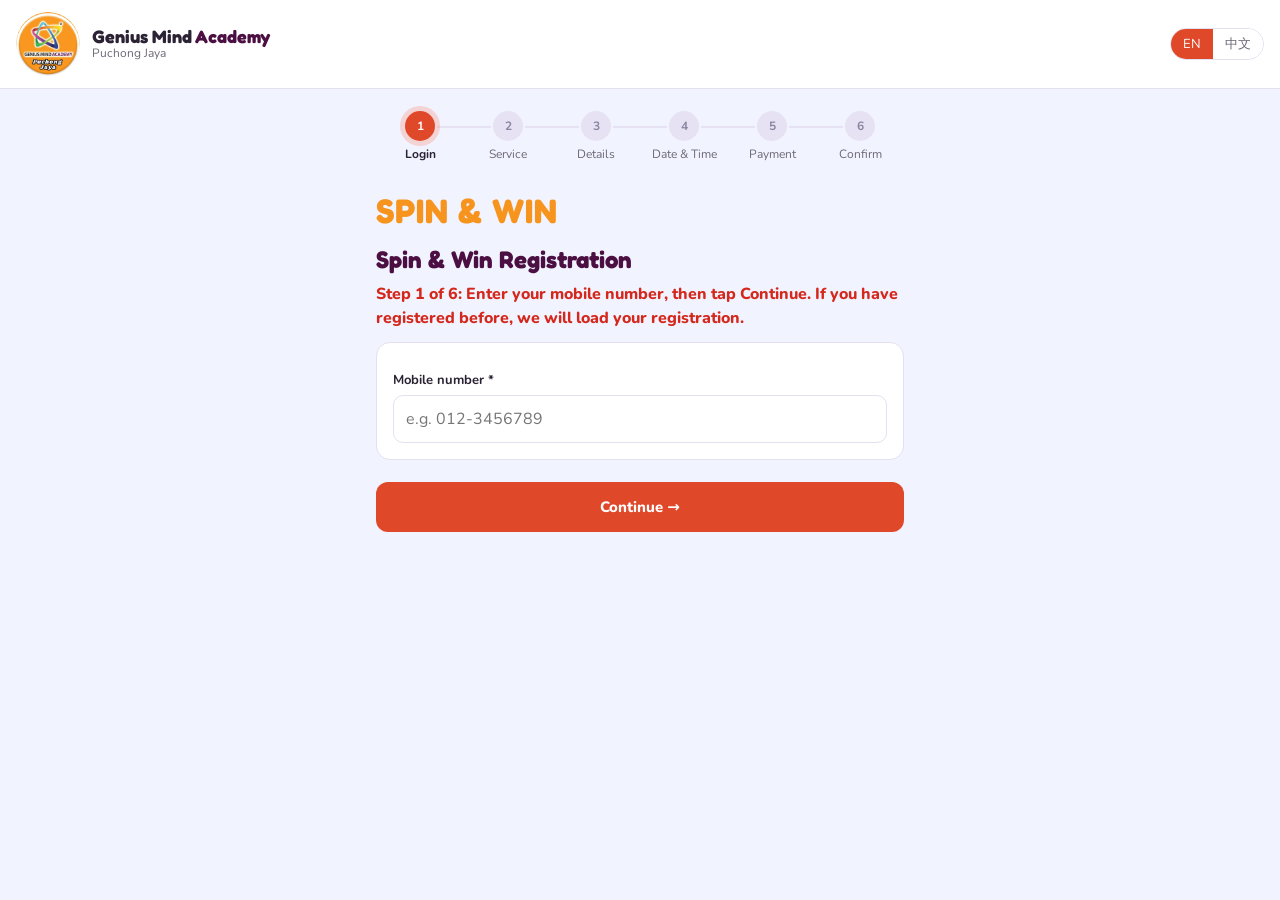
<file: luckydraw.html>
<!DOCTYPE html>
<html lang="en">
<head>
<meta charset="utf-8">
<meta name="viewport" content="width=device-width, initial-scale=1">
<meta name="robots" content="noindex,nofollow">
<title>Genius Mind Registration - Genius Mind Academy</title>
<link rel="preconnect" href="https://fonts.googleapis.com"><link href="https://fonts.googleapis.com/css2?family=Fredoka:wght@500;600;700&family=Nunito:wght@400;600;700;800&display=swap" rel="stylesheet">
<link rel="stylesheet" href="styles.css">
<style>
.wrap{max-width:560px;margin:0 auto;padding:16px 16px 50px}
.wrap h2{font-family:"Fredoka",sans-serif;color:var(--plum);margin:6px 0 4px}
.sub{color:var(--muted);margin:0 0 12px}
.big{font-family:"Fredoka",sans-serif;font-size:44px;color:var(--brand);line-height:1;margin:6px 0}
.kidline{padding:6px 0;border-bottom:1px solid var(--line)}
.kidline:last-child{border-bottom:0}
</style>
</head>
<body>
<header class="top">
<div class="logo" id="logo"></div>
<div><div class="t1">Genius Mind <b>Academy</b></div><div class="t2" id="sub">Puchong Jaya</div></div>
<div class="lang" role="group" aria-label="Language"><button data-lang="en">EN</button><button data-lang="zh">中文</button></div>
</header>
<main class="wrap" id="app"></main>
<script>
var SUBMIT_URL = 'https://script.google.com/macros/s/AKfycbwvukSXQHKhnbMndouaYUC07qpx_2tXQWkbUTIYsrCB8gSbByjQ7u0zqkKu4RiY66E7/exec';
var LOGO_URL = 'logo.png';
var MAX_CHILDREN = 10;

var T = {
 en: { h: 'Spin & Win Registration', s1: 'Step 1 of 6: Enter your mobile number, then tap Continue. If you have registered before, we will load your registration.', s1h: 'Search your registration', cont: 'Continue →', s2: 'Step 3 of 6: Fill in your details, then show the screen to our teacher.', s2s: 'Step 2 of 6: Choose the service you would like, then tap Continue.', sv_h: 'Choose a service', sv_t: 'Spin & Win', sv_d: 'Register, spin the wheel and win a free Trial Class, Free Brain Test or other prizes.', back: '← Back', s4: 'Step 4 of 6: After the teacher records your prize, tap the button below to choose your date & time.', stl: ['Login', 'Service', 'Details', 'Date & Time', 'Payment', 'Confirm'], p: 'Fill in your details, then show the screen to our teacher. Each registration gets one spin on the wheel. The prize can be used for every child.',
  parent: 'Parent name', phone: 'Mobile number', phone_h: 'e.g. 012-3456789', child: 'Child', cname: "Child's name", gender: 'Gender', male: 'Male', female: 'Female', age: 'Age (children aged 4–15)', choose: 'Choose…',
  add: '+ Add another child', remove: 'Remove', consent: 'I agree that Genius Mind Academy may collect and use my details for registration and to contact me about my prizes and bookings (PDPA).',
  submit: 'Register', busy: 'Please wait…', e_req: 'Please enter the parent name.', e_phone: 'Please enter a valid Malaysian mobile number.', e_kids: "Please fill in each child's name, gender and age (age 4–15).", e_consent: 'Please tick the consent box.', e_send: 'Could not send. Please check the internet and try again.',
  done: 'You are registered!', spins: 'Spin &amp; Win (one per registration)', show: 'Show this screen to our teacher, then let your child play Spin &amp; Win.', already: 'This number is already registered. Here are your details.', children: 'Children', book: 'Book your free Trial Class / Brain Test Report', another: 'Register another number' },
 zh: { h: 'Spin & Win 登记', s1: '第 1 步（共 6 步）：请输入手机号码，然后点击继续。如果您之前已登记，我们会调出您的登记资料。', s1h: '查询您的登记', cont: '继续 →', s2: '第 3 步（共 6 步）：请填写资料，然后把屏幕给老师看。', s2s: '第 2 步（共 6 步）：请选择服务，然后点击继续。', sv_h: '选择服务', sv_t: 'Spin & Win', sv_d: '登记并转转盘，赢取免费试课、免费脑测或其他奖品。', back: '← 返回', s4: '第 4 步（共 6 步）：老师记录奖品后，请点击下面的按钮选择日期和时间。', stl: ['登入', '服务', '资料', '日期与时间', '付款', '确认'], p: '请填写资料，然后把屏幕给老师看。每次登记可转一次转盘，奖品适用于每位孩子。',
  parent: '家长姓名', phone: '手机号码', phone_h: '例如 012-3456789', child: '孩子', cname: '孩子姓名', gender: '性别', male: '男', female: '女', age: '年龄（4 至 15 岁的孩子）', choose: '请选择…',
  add: '+ 添加孩子', remove: '删除', consent: '我同意 Genius Mind Academy 为本次登记及联系我领取奖品和预约而收集及使用我的资料（PDPA）。',
  submit: '登记', busy: '请稍候…', e_req: '请输入家长姓名。', e_phone: '请输入有效的马来西亚手机号码。', e_kids: '请填写每位孩子的姓名、性别和年龄（4–15 岁）。', e_consent: '请勾选同意。', e_send: '发送失败，请检查网络后重试。',
  done: '登记成功！', spins: '次 Spin &amp; Win 机会（每次登记一次）', show: '请把此屏幕给老师看，然后让孩子玩 Spin &amp; Win。', already: '此号码已登记过，以下是您的资料。', children: '孩子', book: '预约您的免费试课 / 脑测报告', another: '登记另一个号码' }
};
var S = { lang: 'en', parent: '', phone: (function () { try { var m = location.search.match(/[?&]phone=([^&]+)/); return m ? decodeURIComponent(m[1]) : ''; } catch (x) { return ''; } })(), kids: [{ name: '', gender: '', age: '' }], consent: false, err: '', busy: false, done: null, stage: 'search' };
S.stage = S.phone ? 'service' : 'search';
var app = document.getElementById('app');
function t(k) { return T[S.lang][k]; }
function esc(s) { return String(s == null ? '' : s).replace(/[&<>"']/g, function (c) { return { '&': '&amp;', '<': '&lt;', '>': '&gt;', '"': '&quot;', "'": '&#39;' }[c]; }); }
function normPhone(p) { var d = String(p || '').replace(/\D/g, ''); if (d.charAt(0) === '0') d = '6' + d; return d; }

function stepBar(cur) {
  return '<div class="steps">' + T[S.lang].stl.map(function (s, i) { return '<div class="st ' + (i < cur ? 'done' : i === cur ? 'cur' : '') + '"><div class="dot">' + (i < cur ? '✓' : i + 1) + '</div>' + s + '</div>'; }).join('') + '</div>';
}
function bad(isBad) { return S.showBad && isBad ? ' style="border-color:#d4281c;background:#fff1f0"' : ''; }
function render() {
  document.documentElement.lang = S.lang;
  [].forEach.call(document.querySelectorAll('.lang button'), function (b) { b.classList.toggle('on', b.dataset.lang === S.lang); });
  if (S.done) { app.innerHTML = doneView(); return; }
  if (S.stage === 'service') {
    app.innerHTML = stepBar(1) + '<div style="font-family:Fredoka,sans-serif;font-weight:700;font-size:34px;letter-spacing:1px;color:#f7941d;margin:0 0 6px">SPIN &amp; WIN</div><h2>' + t('sv_h') + '</h2><p class="sub" style="color:#d4281c;font-weight:800">' + t('s2s') + '</p>' +
      '<div class="card" style="border:2px solid #fb5f3b;background:#fff3ee"><h3 style="margin:0 0 4px">' + t('sv_t') + '</h3><p style="margin:0">' + t('sv_d') + '</p></div>' +
      '<div style="display:flex;gap:10px;margin-top:10px"><button class="btn sec2" id="svback" style="flex:1">' + t('back') + '</button><button class="btn pri" id="svnext" style="flex:2">' + t('cont') + '</button></div>';
    return;
  }
  if (S.stage === 'search') {
    app.innerHTML = stepBar(0) + '<div style="font-family:Fredoka,sans-serif;font-weight:700;font-size:34px;letter-spacing:1px;color:#f7941d;margin:0 0 6px">SPIN &amp; WIN</div><h2>' + t('h') + '</h2><p class="sub" style="color:#d4281c;font-weight:800">' + t('s1') + '</p><div class="card"><label class="f">' + t('phone') + ' *</label><input type="tel" id="phone" placeholder="' + t('phone_h') + '" value="' + esc(S.phone) + '" autocomplete="tel"></div>' +
      (S.err ? '<div class="msg">' + esc(S.err) + '</div>' : '') + '<button class="btn pri" id="search" style="width:100%;margin-top:10px"' + (S.busy ? ' disabled' : '') + '>' + (S.busy ? t('busy') : t('cont')) + '</button>';
    return;
  }
  var h = stepBar(2) + '<div style="font-family:Fredoka,sans-serif;font-weight:700;font-size:34px;letter-spacing:1px;color:#f7941d;margin:0 0 6px">SPIN &amp; WIN</div><h2>' + t('h') + '</h2><p class="sub">' + t('s2') + ' ' + t('p').replace(/^[^.。]*[.。]\s*/, '') + '</p><div class="card">';
  h += '<label class="f">' + t('parent') + ' *</label><input type="text" id="parent" value="' + esc(S.parent) + '" autocomplete="name">';
  h += '<label class="f">' + t('phone') + ' *</label><input type="tel" id="phone" placeholder="' + t('phone_h') + '" value="' + esc(S.phone) + '" autocomplete="tel"></div>';
  S.kids.forEach(function (c, i) {
    h += '<div class="card child"><h4>' + t('child') + ' ' + (i + 1) + '</h4>' + (S.kids.length > 1 ? '<button class="rm" data-rm="' + i + '">' + t('remove') + '</button>' : '') +
      '<label class="f">' + t('cname') + ' *</label><input type="text" data-c="' + i + '" data-k="name" value="' + esc(c.name) + '"' + bad(!c.name.trim()) + '>' +
      '<div class="grid2"><div><label class="f">' + t('gender') + ' *</label><select data-c="' + i + '" data-k="gender"' + bad(!c.gender) + '><option value="">' + t('choose') + '</option><option value="M"' + (c.gender === 'M' ? ' selected' : '') + '>' + t('male') + '</option><option value="F"' + (c.gender === 'F' ? ' selected' : '') + '>' + t('female') + '</option></select></div>' +
      '<div><label class="f">' + t('age') + ' *</label><input type="number" min="4" max="15" data-c="' + i + '" data-k="age" value="' + esc(c.age) + '"' + bad(!(+c.age >= 4 && +c.age <= 15)) + '></div></div></div>';
  });
  h += '<button class="add" id="addkid"' + (S.kids.length >= MAX_CHILDREN ? ' disabled' : '') + '>' + t('add') + '</button>';
  h += '<label class="check" style="margin-top:12px"><input type="checkbox" id="consent"' + (S.consent ? ' checked' : '') + '><span>' + t('consent') + '</span></label>';
  if (S.err) h += '<div class="msg">' + esc(S.err) + '</div>';
  h += '<button class="btn pri" id="submit" style="width:100%;margin-top:10px"' + (S.busy ? ' disabled' : '') + '>' + (S.busy ? t('busy') : t('submit')) + '</button>';
  app.innerHTML = h;
}
function doneView() {
  var d = S.done, kids = (d.children || []).map(function (c) { return '<div class="kidline">' + esc(c.name) + ' · ' + (c.gender === 'M' ? t('male') : t('female')) + ' · ' + esc(c.age) + '</div>'; }).join('');
  var left = d.spinsUsed ? 0 : 1;
  return stepBar(3) + '<p class="sub" style="color:#d4281c;font-weight:800">' + t('s4') + '</p><div class="card done-card" style="text-align:center"><div class="tick">✓</div><h2>' + t('done') + '</h2>' + (d.already ? '<p>' + t('already') + '</p>' : '') +
    '<div><b>' + esc(d.parent || S.parent) + '</b> · ' + esc(S.phone) + '</div><div class="big">' + left + '</div><div>' + t('spins') + '</div>' +
    '<p style="margin-top:12px"><b>' + t('show') + '</b></p><div style="text-align:left;margin-top:10px"><b>' + t('children') + '</b>' + kids + '</div></div>' +
    '<a class="btn pri" style="display:block;text-align:center;text-decoration:none;margin-bottom:10px" href="index.html?from=spin">' + t('book') + '</a>' +
    '<button class="btn sec2" id="again" style="width:100%">' + t('another') + '</button>';
}
function api(body, cb) { fetch(SUBMIT_URL, { method: 'POST', body: JSON.stringify(body) }).then(function (r) { return r.json(); }).then(cb).catch(function () { cb(null); }); }

document.addEventListener('click', function (e) {
  var el = e.target.closest('button'); if (!el) return;
  if (el.dataset.lang) { S.lang = el.dataset.lang; render(); return; }
  if (el.id === 'addkid') { S.kids.push({ name: '', gender: '', age: '' }); render(); return; }
  if (el.dataset.rm !== undefined) { S.kids.splice(+el.dataset.rm, 1); render(); return; }
  if (el.id === 'again') { S = { lang: S.lang, parent: '', phone: '', kids: [{ name: '', gender: '', age: '' }], consent: false, err: '', busy: false, done: null, stage: 'search' }; render(); return; }
  if (el.id === 'svback') { S.stage = 'search'; render(); window.scrollTo(0, 0); return; }
  if (el.id === 'svnext') { S.stage = 'form'; render(); window.scrollTo(0, 0); return; }
  if (el.id === 'search') {
    if (!/^(\+?6?0)1\d[- ]?\d{7,8}$/.test(S.phone.replace(/\s/g, ''))) { S.err = t('e_phone'); render(); return; }
    S.err = ''; S.busy = true; render();
    api({ action: 'lookup', phone: normPhone(S.phone) }, function (j) {
      S.busy = false;
      if (j && j.ok && j.found && j.children && j.children.length) { j.already = true; S.done = j; }
      else if (j && j.ok) { S.stage = 'service'; }
      else S.err = t('e_send');
      render(); window.scrollTo(0, 0);
    });
    return;
  }
  if (el.id === 'submit') {
    if (!S.parent.trim()) { S.err = t('e_req'); render(); return; }
    if (!/^(\+?6?0)1\d[- ]?\d{7,8}$/.test(S.phone.replace(/\s/g, ''))) { S.err = t('e_phone'); render(); return; }
    if (S.kids.some(function (c) { return !c.name.trim() || !c.gender || !(+c.age >= 4 && +c.age <= 15); })) { S.err = t('e_kids'); S.showBad = true; render(); return; }
    S.showBad = false;
    if (!S.consent) { S.err = t('e_consent'); render(); return; }
    S.err = ''; S.busy = true; render();
    var ph = normPhone(S.phone);
    // If this number is already registered, show the saved details instead of overwriting them.
    api({ action: 'lookup', phone: ph }, function (j) {
      if (j && j.ok && j.found && j.children && j.children.length) { S.busy = false; j.already = true; S.done = j; render(); return; }
      api({ action: 'register', phone: ph, parent: S.parent.trim(), children: S.kids.map(function (c) { return { name: c.name.trim(), gender: c.gender, age: +c.age }; }) }, function (r) {
        S.busy = false;
        if (r && r.ok) { r.children = r.children && r.children.length ? r.children : S.kids; r.parent = r.parent || S.parent; S.done = r; } else S.err = t('e_send');
        render();
      });
    });
  }
});
document.addEventListener('input', function (e) {
  var el = e.target;
  if (el.id === 'parent') S.parent = el.value; else if (el.id === 'phone') S.phone = el.value;
  else if (el.dataset.c !== undefined) S.kids[+el.dataset.c][el.dataset.k] = el.value;
});
document.addEventListener('change', function (e) {
  var el = e.target;
  if (el.id === 'consent') S.consent = el.checked;
  else if (el.dataset.c !== undefined && el.tagName === 'SELECT') S.kids[+el.dataset.c][el.dataset.k] = el.value;
});
if (LOGO_URL) { var lg = document.getElementById('logo'), im = new Image(); im.className = 'brandlogo'; im.alt = ''; im.src = LOGO_URL; im.onload = function () { lg.replaceWith(im); }; }
render();
</script>
</body>
</html>
</file>
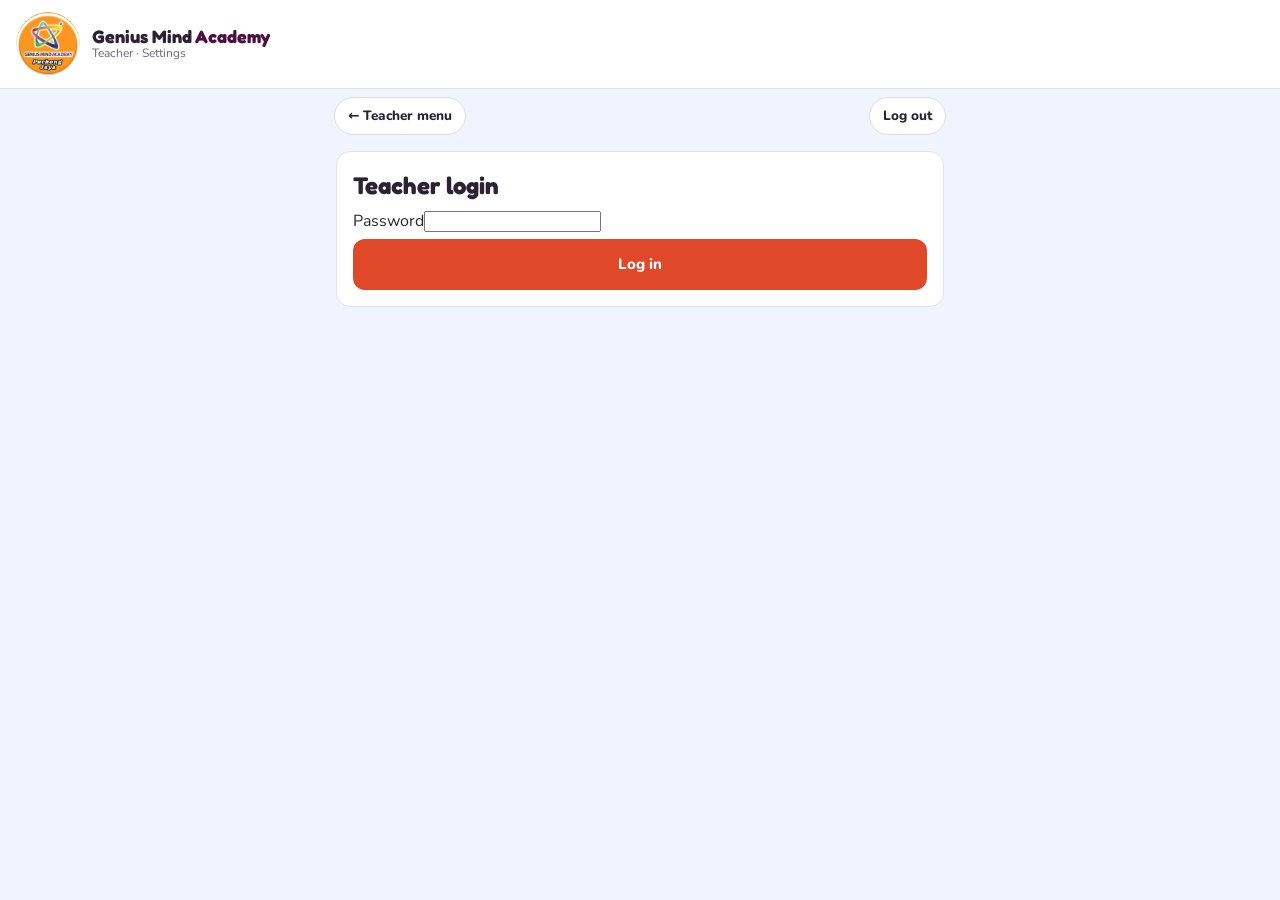
<file: settings.html>
<!DOCTYPE html>
<html lang="en">
<head>
<meta charset="utf-8">
<meta name="viewport" content="width=device-width, initial-scale=1">
<meta name="robots" content="noindex,nofollow">
<title>GMA Teacher - Settings</title>
<link rel="preconnect" href="https://fonts.googleapis.com"><link href="https://fonts.googleapis.com/css2?family=Fredoka:wght@500;600;700&family=Nunito:wght@400;600;700;800&display=swap" rel="stylesheet">
<link rel="stylesheet" href="styles.css">
<style>
.wrap{max-width:640px;margin:0 auto;padding:16px 16px 60px}
.err{background:#fde8ea;color:var(--bad);border-radius:12px;padding:10px 12px;margin:10px 0;font-weight:700}
.okm{background:#e8f5d4;color:#3d6b10;border-radius:12px;padding:10px 12px;margin:10px 0;font-weight:700}
.row{display:flex;justify-content:space-between;align-items:center;gap:10px;padding:10px 0;border-bottom:1px solid var(--line)}
.row:last-child{border-bottom:0}.row small{display:block;color:var(--muted);font-weight:600}
select,input[type=date],input[type=text],input[type=tel]{padding:9px;border-radius:10px;border:1.5px solid var(--line);font:inherit;background:#fff}
.ov{display:flex;gap:6px;align-items:center;flex-wrap:wrap;padding:8px 0;border-bottom:1px solid var(--line)}
.ov select{flex:1;min-width:90px}.x{border:0;background:#fde8ea;color:var(--bad);border-radius:999px;width:32px;height:32px;font-weight:800;cursor:pointer}
.btn{cursor:pointer}
.navrow{max-width:640px;margin:8px auto 0;padding:0 14px;display:flex;gap:8px;align-items:center}
.navrow a,.navrow button{padding:8px 13px;border-radius:999px;border:1.5px solid #ddd;background:#fff;color:inherit;font:inherit;font-weight:800;font-size:13.5px;text-decoration:none;cursor:pointer;white-space:nowrap}
.navrow button{margin-left:auto}
#save,#login{width:100%;min-height:46px;margin-top:6px}
@media(max-width:520px){
.wrap{padding:10px 12px 40px}.card{padding:14px}
.row{flex-direction:column;align-items:stretch;gap:6px}.row select{width:100%}
.ov{gap:6px}.ov input[type=date],.ov select[data-os]{flex:1 1 100%}.ov select[data-oc]{flex:1 1 auto}
.ov.tr{display:grid;grid-template-columns:1fr 1fr}.ov.tr b{grid-column:1/-1;width:auto!important}
.ov.tr input{width:100%;min-width:0!important}
}
</style>
</head>
<body>
<header class="top">
<div class="logo" id="logo"></div>
<div><div class="t1">Genius Mind <b>Academy</b></div><div class="t2">Teacher &middot; Settings</div></div>
</header>
<div class="navrow"><a href="teachers.html">&larr; Teacher menu</a><button id="navlogout" type="button" onclick="try{sessionStorage.removeItem('gma_pin');sessionStorage.removeItem('gma_view_pin')}catch(e){}location.reload()">Log out</button></div>
<main class="wrap" id="app"></main>
<script>
var SUBMIT_URL = 'https://script.google.com/macros/s/AKfycbwvukSXQHKhnbMndouaYUC07qpx_2tXQWkbUTIYsrCB8gSbByjQ7u0zqkKu4RiY66E7/exec';
var LOGO_URL = 'logo.png';
var PIN = ''; try { PIN = sessionStorage.getItem('gma_pin') || ''; } catch (e) {}
var app = document.getElementById('app');
var S = { authed: false, busy: false, err: '', msg: '', caps: { BT: 1, TC: 2, TCBT: 2 }, maxChanges: 2, lockHours: 24, over: [], teachers: [] };
var NAMES = { BT: 'Brain Test Report Collection', TC: 'Trial Class', TCBT: 'Trial Class + Brain Test' };
var ERR = { auth: 'Wrong password.', locked: 'Too many wrong passwords. Try again in 5 minutes.', disabled: 'Teacher password is not turned on yet.' };
function esc(s) { return String(s == null ? '' : s).replace(/[&<>"']/g, function (c) { return { '&': '&amp;', '<': '&lt;', '>': '&gt;', '"': '&quot;', "'": '&#39;' }[c]; }); }
function api(body, cb) {
  body.pin = PIN; var tries = 0;
  (function go() {
    tries++;
    var ac = window.AbortController ? new AbortController() : null, to = setTimeout(function () { if (ac) ac.abort(); }, 15000);
    fetch(SUBMIT_URL, { method: 'POST', body: JSON.stringify(body), signal: ac ? ac.signal : undefined }).then(function (r) { return r.json(); }).then(function (j) { clearTimeout(to); cb(j); }).catch(function () { clearTimeout(to); cb(null); });
  })();
}
var LOCK_UNTIL = 0, lockTimer = null;
function lockMsg() { var s = Math.max(0, Math.ceil((LOCK_UNTIL - Date.now()) / 1000)); return 'Too many wrong passwords. Try again in ' + Math.floor(s / 60) + ':' + ('0' + (s % 60)).slice(-2) + '.'; }
function startLock(sec) { LOCK_UNTIL = Date.now() + sec * 1000; clearInterval(lockTimer); lockTimer = setInterval(function () { if (Date.now() >= LOCK_UNTIL) { clearInterval(lockTimer); S.err = ''; render(); return; } var e = document.querySelector('.err'); if (e) e.textContent = lockMsg(); }, 1000); }
document.addEventListener('click', function (e) { if (e.target.closest && e.target.closest('#login') && Date.now() < LOCK_UNTIL) { e.stopImmediatePropagation(); e.preventDefault(); } }, true);   // while locked, extra tries do nothing and do not restart the timer
function errText(j) { if (!j && S.slow) return 'The server is slow right now. Please tap Log in again.'; if (j && /^locked/.test(j.error || '')) { startLock(parseInt((j.error.split(':')[1] || 300), 10) || 300); return lockMsg(); } return !j ? 'Could not connect. Check the internet and try again (nothing was saved if this was a Save).' : (ERR[j.error] || ('Error: ' + j.error)); }
function opts(from, to, cur, label) { var h = ''; for (var i = from; i <= to; i++) h += '<option value="' + i + '"' + (i === cur ? ' selected' : '') + '>' + i + (label ? ' ' + label : '') + '</option>'; return h; }
function take(j) { S.caps = j.caps; S.maxChanges = j.maxChanges; S.lockHours = j.lockHours; S.over = j.over || []; S.teachers = j.teachers || []; }
function render() {
  var h = '';
  if (!S.authed) {
    var cur = document.getElementById('pin'), had = cur && document.activeElement === cur, val = cur ? cur.value : PIN;
    h += '<div class="card"><h2>Teacher login</h2><label>Password</label><input type="password" id="pin" autocomplete="current-password" value="' + esc(val) + '">';
    if (S.err) h += '<div class="err">' + esc(S.err) + '</div>';
    h += '<button class="btn pri" id="login"' + (S.busy ? ' disabled' : '') + '>' + (S.busy ? 'Please wait...' : 'Log in') + '</button></div>';
    app.innerHTML = h; if (had) { var ni = document.getElementById('pin'); ni.focus(); try { ni.setSelectionRange(val.length, val.length); } catch (x) {} } return;
  }
  h += '<div class="card"><h2>Parents per time slot</h2><p class="small" style="color:var(--muted)">Now set on the <a href="availability.html"><b>Open Dates</b></a> page: for every date and time you choose 1 to 5 parents. 现在请在「Open Dates」页面为每个日期和时段设定 1 到 5 位家长。</p>';
  h += '</div><div class="card"><h2>Date changes</h2>';
  h += '<div class="row"><div><b>Changes allowed per booking</b><small>0 = parents cannot change</small></div><select id="mc">' + opts(0, 10, S.maxChanges) + '</select></div>';
  h += '<div class="row"><div><b>Lock before appointment</b><small>Hours before the booking when changes stop</small></div><select id="lh">' + opts(0, 240, S.lockHours).replace(/>(\d+)</g, '>$1 h<') + '</select></div></div>';
  h += '<div class="card"><h2>Follow-up teachers (up to 10)</h2><p class="small" style="color:var(--muted)">Name and WhatsApp number of each teacher / sales person. Teachers pick themselves for each parent on the Spin &amp; Win teacher page.</p>';
  for (var t = 0; t < 10; t++) { var T = S.teachers[t] || {}; h += '<div class="ov tr"><b style="width:74px">Teacher ' + (t + 1) + '</b><input type="text" data-tn="' + t + '" placeholder="Name" value="' + esc(T.name || '') + '" style="flex:1;min-width:110px"><input type="tel" data-tp="' + t + '" placeholder="Phone" value="' + esc(T.phone || '') + '" style="flex:1;min-width:130px"></div>'; }
  h += '</div>';
  if (S.err) h += '<div class="err">' + esc(S.err) + '</div>';
  if (S.msg) h += '<div class="okm">' + esc(S.msg) + '</div>';
  h += '<button class="btn pri" id="save"' + (S.busy ? ' disabled' : '') + '>' + (S.busy ? 'Saving...' : 'Save settings') + '</button>';
  app.innerHTML = h;
}
function readForm() {
  document.querySelectorAll('[data-cap]').forEach(function (e) { S.caps[e.dataset.cap] = parseInt(e.value, 10); });
  S.maxChanges = parseInt(document.getElementById('mc').value, 10); S.lockHours = parseInt(document.getElementById('lh').value, 10);
  S.teachers = []; for (var t = 0; t < 10; t++) S.teachers.push({ n: t + 1, name: document.querySelector('[data-tn="' + t + '"]').value.trim(), phone: document.querySelector('[data-tp="' + t + '"]').value.trim() });
  S.over.forEach(function (o, i) {
    if (!document.querySelector('[data-od="' + i + '"]')) return;
    o.date = document.querySelector('[data-od="' + i + '"]').value; o.svc = document.querySelector('[data-os="' + i + '"]').value; o.cap = parseInt(document.querySelector('[data-oc="' + i + '"]').value, 10);
  });
}
function load() {
  S.busy = true; S.err = ''; render();
  api({ action: 'staff_settings' }, function (j) {
    S.busy = false; S.slow = !j;
    if (j && j.ok) { S.authed = true; take(j); try { sessionStorage.setItem('gma_pin', PIN); } catch (x) {} } else { S.authed = false; S.err = PIN || j ? errText(j) : ''; }
    render();
  });
}
document.addEventListener('click', function (e) {
  var el = e.target.closest('button'); if (!el) return;
  if (el.id === 'login') { PIN = document.getElementById('pin').value; load(); }
  else if (el.id === 'addov') { readForm(); S.over.push({ date: '', svc: 'BT', cap: 2 }); S.msg = ''; render(); }
  else if (el.dataset.del !== undefined) { readForm(); S.over.splice(parseInt(el.dataset.del, 10), 1); S.msg = ''; render(); }
  else if (el.id === 'save') {
    readForm();
    for (var i = 0; i < S.over.length; i++) if (!S.over[i].date) { S.err = 'Please choose a date for every special date (or remove it).'; S.msg = ''; render(); return; }
    S.busy = true; S.err = ''; S.msg = ''; render();
    api({ action: 'staff_settings_save', caps: S.caps, maxChanges: S.maxChanges, lockHours: S.lockHours, over: S.over, teachers: S.teachers }, function (j) {
      S.busy = false;
      if (j && j.ok) { take(j); S.msg = 'Saved. New settings are live now.'; } else S.err = errText(j);
      render(); window.scrollTo(0, document.body.scrollHeight);
    });
  }
});
document.addEventListener('keydown', function (e) { if (e.key === 'Enter' && e.target.id === 'pin') document.getElementById('login').click(); });
if (LOGO_URL) { var lg = document.getElementById('logo'), im = new Image(); im.className = 'brandlogo'; im.alt = ''; im.src = LOGO_URL; im.onload = function () { lg.replaceWith(im); }; }
if (PIN) { S.busy = true; render(); api({ action: 'staff_settings' }, function (j) { S.busy = false; if (j && j.ok) { S.authed = true; take(j); } else { try { sessionStorage.removeItem('gma_pin'); } catch (x) {} PIN = ''; S.err = j ? errText(j) : ''; } render(); }); } else render();
</script>
</body>
</html>
</file>
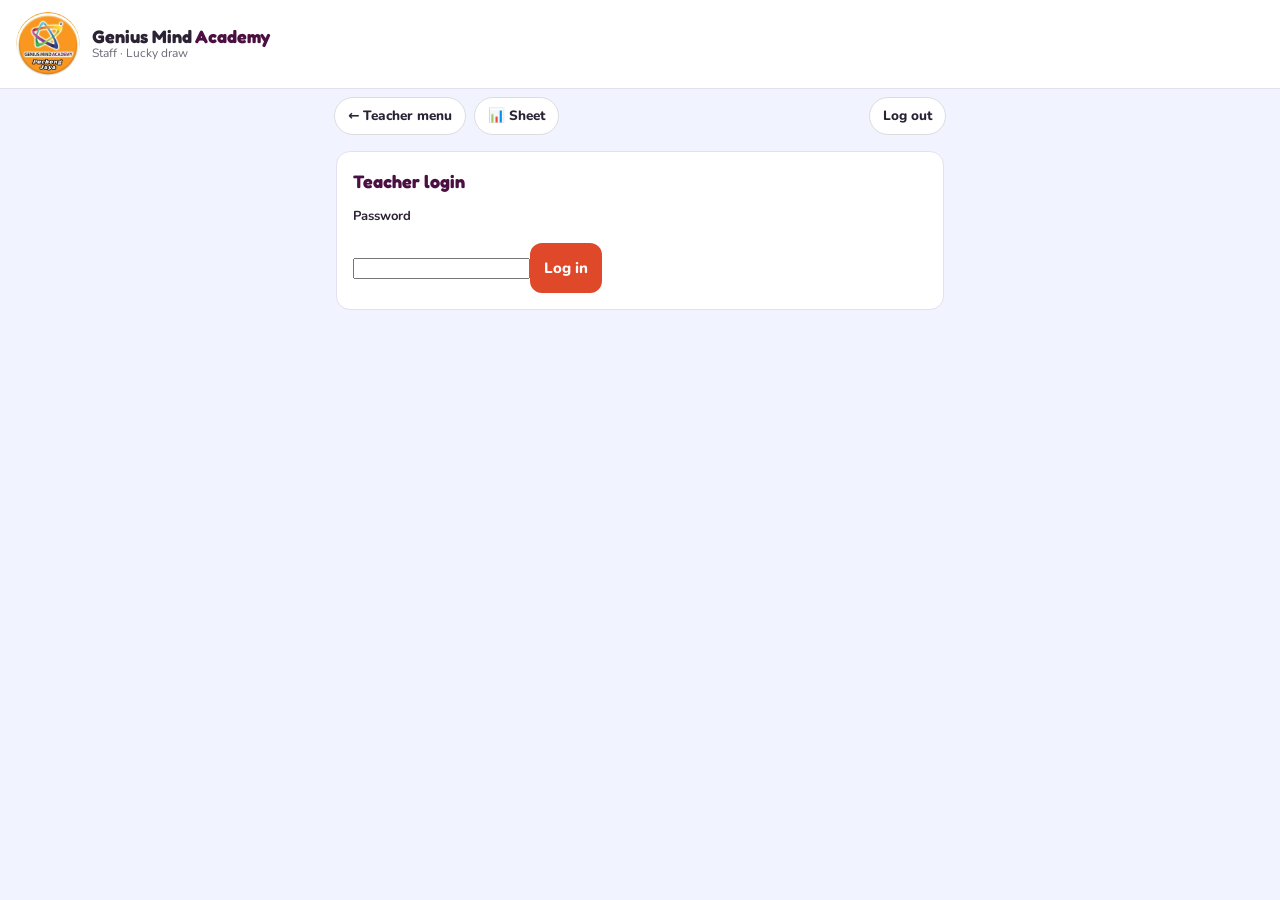
<file: staff.html>
<!DOCTYPE html>
<html lang="en">
<head>
<meta charset="utf-8">
<meta name="viewport" content="width=device-width, initial-scale=1">
<meta name="robots" content="noindex,nofollow">
<title>GMA Staff - Lucky Draw</title>
<link rel="preconnect" href="https://fonts.googleapis.com"><link href="https://fonts.googleapis.com/css2?family=Fredoka:wght@500;600;700&family=Nunito:wght@400;600;700;800&display=swap" rel="stylesheet">
<link rel="stylesheet" href="styles.css">
<style>
.wrap{max-width:640px;margin:0 auto;padding:16px 16px 60px}
.stock{display:flex;flex-wrap:wrap;gap:8px;margin:10px 0}
.stock span{background:#fff;border:1.5px solid var(--line);border-radius:999px;padding:5px 11px;font-size:13px;font-weight:700}
.stock span.low{border-color:var(--bad);color:var(--bad)}
.pz{display:grid;grid-template-columns:1fr;gap:8px;margin-top:8px}
.pz button{padding:12px;border-radius:12px;border:1.5px solid var(--tint-line);background:var(--tint);font:inherit;font-weight:800;cursor:pointer;text-align:left}
.pz button:disabled{opacity:.4;cursor:not-allowed}
.pz button.none{background:#fff;border-color:var(--line);font-weight:600}
.rc{display:flex;justify-content:space-between;align-items:center;gap:8px;width:100%;padding:10px 12px;margin-top:8px;border-radius:12px;border:1.5px solid var(--line);background:#fff;font:inherit;text-align:left;cursor:pointer}
.rc.wait{background:#fff3e6;border-color:#f0b27a}
.rc b{display:block}.rc .st{font-weight:800;font-size:.85em;white-space:nowrap}.rc.wait .st{color:#b45309}.rc.done .st{color:#6b7280}
.rch{display:flex;gap:8px;align-items:center;flex-wrap:wrap;margin-top:6px}.rch select{padding:6px;border-radius:8px;border:1.5px solid var(--line);font:inherit}
.won{display:inline-block;background:#e8f5d4;color:#3d6b10;border-radius:10px;padding:6px 10px;font-weight:800;margin-top:6px}
.code{font-family:monospace;font-weight:800;color:var(--plum)}
.err{background:#fde8ea;color:var(--bad);border-radius:12px;padding:10px 12px;margin:10px 0;font-weight:700}
.okm{background:#e8f5d4;color:#3d6b10;border-radius:12px;padding:10px 12px;margin:10px 0;font-weight:700}
.row2{display:flex;gap:8px}.row2>*{flex:1}
.small{font-size:12px;color:var(--muted)}
.btn{cursor:pointer}
.navrow{max-width:640px;margin:8px auto 0;padding:0 14px;display:flex;gap:8px;align-items:center}
.navrow a,.navrow button{padding:8px 13px;border-radius:999px;border:1.5px solid #ddd;background:#fff;color:inherit;font:inherit;font-weight:800;font-size:13.5px;text-decoration:none;cursor:pointer;white-space:nowrap}
.navrow button{margin-left:auto}
.stock{gap:6px;margin:8px 0}.stock span{font-size:12px;padding:4px 9px}
#fsave,#login,#find{min-height:44px}#fsave{width:100%}
@media(max-width:520px){.wrap{padding:10px 12px 40px}.card{padding:14px}.rc{padding:10px}}
</style>
</head>
<body>
<header class="top">
<div class="logo" id="logo"></div>
<div><div class="t1">Genius Mind <b>Academy</b></div><div class="t2">Staff · Lucky draw</div></div>
</header>
<div class="navrow"><a href="teachers.html">&larr; Teacher menu</a><a href="https://docs.google.com/spreadsheets/d/1innYlrTnOavDg_Db0zRkqg0m8mY-N9DBTKJ0-TNFRrw/edit" target="_blank" rel="noopener">📊 Sheet</a><button id="navlogout" type="button" onclick="try{sessionStorage.removeItem('gma_pin');sessionStorage.removeItem('gma_view_pin')}catch(e){}location.reload()">Log out</button></div>
<main class="wrap" id="app"></main>
<script>
var SUBMIT_URL = 'https://script.google.com/macros/s/AKfycbwvukSXQHKhnbMndouaYUC07qpx_2tXQWkbUTIYsrCB8gSbByjQ7u0zqkKu4RiY66E7/exec';   // same Google Apps Script web app URL as index.html
var LOGO_URL = 'logo.png';

var PIN = '';
try { PIN = sessionStorage.getItem('gma_pin') || ''; } catch (e) {}
var app = document.getElementById('app');
var S = { authed: false, msg: '', err: '', phone: '', data: null, stock: [], prizes: [], busy: false, walk: false, kids: [{ name: '', gender: '', age: '' }], parent: '' };

var ERR = { auth: 'Wrong password.', locked: 'Too many wrong passwords. Try again in 5 minutes.', disabled: 'Staff page is not turned on yet (set STAFF_PIN in the Google script).',
  nospins: 'No spins left for this number.', used: 'This prize has already been used or collected, so it cannot be changed.', same: 'That is already the recorded prize.', childdone: 'This child already spun.', outofstock: 'This prize is out of stock.', notfound: 'Not found.',
  already: 'This prize was already collected.', cancelled: 'This prize was cancelled.', missing: 'Please fill in the parent name and at least one child.', badprize: 'Unknown prize.' };

function esc(s) { return String(s == null ? '' : s).replace(/[&<>"']/g, function (c) { return { '&': '&amp;', '<': '&lt;', '>': '&gt;', '"': '&quot;', "'": '&#39;' }[c]; }); }
function api(body, cb) {
  if (!SUBMIT_URL) { cb({ ok: false, error: 'nourl' }); return; }
  body.pin = PIN;
  var tries = 0;
  (function go() {
    tries++;
    var ac = window.AbortController ? new AbortController() : null, to = setTimeout(function () { if (ac) ac.abort(); }, 20000);
    fetch(SUBMIT_URL, { method: 'POST', body: JSON.stringify(body), signal: ac ? ac.signal : undefined }).then(function (r) { return r.json(); }).then(function (j) { clearTimeout(to); cb(j); }).catch(function () {
      clearTimeout(to);
      if (tries < 3) go(); else cb(null);
    });
  })();
}
var LOCK_UNTIL = 0, lockTimer = null;
function lockMsg() { var s = Math.max(0, Math.ceil((LOCK_UNTIL - Date.now()) / 1000)); return 'Too many wrong passwords. Try again in ' + Math.floor(s / 60) + ':' + ('0' + (s % 60)).slice(-2) + '.'; }
function startLock(sec) { LOCK_UNTIL = Date.now() + sec * 1000; clearInterval(lockTimer); lockTimer = setInterval(function () { if (Date.now() >= LOCK_UNTIL) { clearInterval(lockTimer); S.err = ''; render(); return; } var e = document.querySelector('.err'); if (e) e.textContent = lockMsg(); }, 1000); }
document.addEventListener('click', function (e) { if (e.target.closest && e.target.closest('#login') && Date.now() < LOCK_UNTIL) { e.stopImmediatePropagation(); e.preventDefault(); } }, true);   // while locked, extra tries do nothing and do not restart the timer
function errText(j) { if (j && /^locked/.test(j.error || '')) { startLock(parseInt((j.error.split(':')[1] || 300), 10) || 300); return lockMsg(); } return !j ? 'Could not connect. Check the internet and try again.' : j.error === 'nourl' ? 'SUBMIT_URL is not set in staff.html yet.' : (ERR[j.error] || ('Error: ' + j.error)); }

function render() {
  var h = '';
  if (!S.authed) {
    h = '<div class="card"><div class="sec" style="margin-top:0">Teacher login</div><label class="f">Password</label><input type="password" id="pin" autocomplete="off" value="' + esc(PIN) + '"><button class="btn pri" id="login" style="margin-top:12px">' + (S.busy ? 'Checking…' : 'Log in') + '</button>' + (S.err ? '<div class="err">' + esc(S.err) + '</div>' : '') + '</div>';
    app.innerHTML = h; return;
  }
  h += '<div class="stock">' + S.stock.filter(function (s) { return s.key !== 'NONE'; }).map(function (s) {
    var left = s.left === null ? '∞' : s.left;
    return '<span class="' + (s.left !== null && s.left <= 2 ? 'low' : '') + '">' + esc(s.name) + ': given ' + s.given + (s.stock > 0 ? ', left ' + left : '') + '</span>';
  }).join('') + '</div>';
  h += '<div class="card"><label class="f">Parent mobile number</label><div class="row2"><input type="tel" id="phone" placeholder="e.g. 012-3456789" value="' + esc(S.phone) + '"><button class="btn pri" id="find" style="flex:0 0 110px">' + (S.busy ? '…' : 'Find') + '</button></div></div>';
  if (S.msg) h += '<div class="okm">' + esc(S.msg) + '</div>';
  if (S.err) h += '<div class="err">' + esc(S.err) + '</div>';
  if (S.walk) h += walkView(); else if (S.data) h += custView();
  h += '<div class="card" id="recentcard"><div class="sec" style="margin-top:0">Recent registrations</div>' + recentCtl() + '<div id="recent">' + recentHtml() + '</div></div>';
  h += '<div style="text-align:center;margin-top:14px"><button class="btn sec2" id="logout" style="max-width:200px">Log out</button></div>';
  app.innerHTML = h;
}

var RN = 20, RW = false;
try { RN = +localStorage.getItem('gma_rn') || 20; RW = localStorage.getItem('gma_rw') === '1'; } catch (x) {}
function recentCtl() {
  return '<div class="rch"><label class="small">Show <select id="rn">' + [20, 30, 40, 50].map(function (n) { return '<option' + (n === RN ? ' selected' : '') + '>' + n + '</option>'; }).join('') + '</select></label>' +
    '<label class="small"><input type="checkbox" id="rw"' + (RW ? ' checked' : '') + '> Waiting to spin only</label>' +
    '<button class="btn sec2" id="rrefresh" style="max-width:110px;padding:6px 10px">Refresh</button></div>';
}
function recentHtml() {
  if (!S.all) return '<div class="small">Type a number above to find a customer.</div>';
  var list = Object.keys(S.all).map(function (k) { return { k: k, c: S.all[k] }; }).filter(function (x) { return x.c.found && x.c.children && x.c.children.length; });
  list.sort(function (a, b) { return (b.c.reg || 0) - (a.c.reg || 0); });
  if (RW) list = list.filter(function (x) { return !x.c.spinsUsed; });
  list = list.slice(0, RN);
  if (!list.length) return '<div class="small">' + (RW ? 'No one is waiting to spin.' : 'No registrations yet.') + '</div>';
  return list.map(function (x) {
    var c = x.c, sp = (c.spins || [])[0], t = c.reg ? new Date(c.reg).toLocaleTimeString([], { hour: 'numeric', minute: '2-digit' }) : '';
    var st = !c.spinsUsed ? 'Waiting to spin' : (sp && sp.key !== 'NONE' ? 'Won: ' + sp.name.replace(/ \(RM\d+\)/, '') : 'No prize');
    return '<button class="rc ' + (!c.spinsUsed ? 'wait' : 'done') + '" data-open="' + esc(x.k) + '"><span><b>' + esc(c.parent || '') + '</b><span class="small">' + esc(x.k.replace(/^60/, '0')) + (c.follow && c.follow.teacher ? ' · 👩‍🏫 ' + esc(c.follow.teacher) : '') + ' · ' + c.children.length + ' child' + (c.children.length > 1 ? 'ren' : '') + (t ? ' · ' + t : '') + '</span></span><span class="st">' + esc(st) + '</span></button>';
  }).join('');
}
function repaintRecent() { var r = document.getElementById('recent'); if (r) r.innerHTML = recentHtml(); }
document.addEventListener('change', function (e) {
  if (e.target.id === 'rn') { RN = +e.target.value; try { localStorage.setItem('gma_rn', RN); } catch (x) {} repaintRecent(); }
  if (e.target.id === 'rw') { RW = e.target.checked; try { localStorage.setItem('gma_rw', RW ? '1' : '0'); } catch (x) {} repaintRecent(); }
});

function followCard(d) {
  var f = d.follow || {}, T = (S.teachers || d.teachers || []).filter(function (t) { return t.name; }), ST = S.statuses || d.statuses || ['Not contacted', 'Contacted', 'Interested', 'Joined', 'Not interested'];
  if (!T.length) return '<div class="card"><div class="sec" style="margin-top:0">Follow-up teacher</div><div class="small">No teachers set up yet. Add them in the Teacher menu &rarr; [6] Settings.</div></div>';
  var h = '<div class="card"><div class="sec" style="margin-top:0">Follow-up teacher</div>';
  if (f.teacher) h += '<div class="won">' + esc(f.teacher) + (f.tphone ? ' · ' + esc(f.tphone.replace(/^60/, '0')) : '') + '</div>';
  h += '<label class="f">I will follow up this family (pick your name)</label><select id="fteacher" style="width:100%;padding:10px;border-radius:10px;border:1.5px solid var(--line);font:inherit"><option value="0">— not assigned —</option>' + T.map(function (t) { return '<option value="' + t.n + '"' + (t.name === f.teacher ? ' selected' : '') + '>' + t.n + '. ' + esc(t.name) + '</option>'; }).join('') + '</select>';
  h += '<label class="f">Status</label><select id="fstatus" style="width:100%;padding:10px;border-radius:10px;border:1.5px solid var(--line);font:inherit">' + ST.map(function (x) { return '<option' + (x === (f.status || 'Not contacted') ? ' selected' : '') + '>' + esc(x) + '</option>'; }).join('') + '</select>';
  h += '<label class="f">Note</label><textarea id="fnote" rows="2" style="width:100%;padding:10px;border-radius:10px;border:1.5px solid var(--line);font:inherit" placeholder="e.g. call back Saturday">' + esc(f.note || '') + '</textarea>';
  h += '<button class="btn pri" id="fsave" style="margin-top:8px">Save follow-up</button></div>';
  return h;
}
function custView() {
  var d = S.data, left = 1 - (d.spinsUsed ? 1 : 0);
  var h = '<div class="card"><div class="sec" style="margin-top:0">' + esc(d.parent || '') + ' · ' + esc(S.phone) + '</div>';
  h += '<div class="small">Spins used ' + (d.spinsUsed || 0) + ' of ' + (d.spinsAllowed || 0) + (left <= 0 ? ' - no spins left' : '') + '</div></div>';
  h += followCard(d);
  var kids = d.children || [];
  h += '<div class="card"><div class="sec" style="margin-top:0">Children</div><div class="small">' + kids.map(function (c) { return esc(c.name) + ' (' + (c.gender === 'M' ? 'Male' : 'Female') + ', ' + esc(c.age) + ')'; }).join(' · ') + '</div></div>';
  var sps = d.spins || [];
  var pzBtns = function () {
    return '<div class="pz">' + (d.prizeList || []).map(function (p) {
      var st = (d.stock || []).filter(function (x) { return x.key === p.key; })[0];
      var out = st && st.stock > 0 && st.left <= 0;
      return '<button data-spin="0" data-prize="' + esc(p.key) + '"' + (out ? ' disabled' : '') + '>' + esc(p.name) + (out ? ' (out of stock)' : '') + '</button>';
    }).join('') + '</div>';
  };
  if (sps.length) {
    var locked = sps.some(function (sp) { return sp.status !== 'Won' || sp.ref; });
    h += '<div class="card"><div class="sec" style="margin-top:0">Prize won</div><div class="won">' + (sps[0].key === 'NONE' ? 'No prize' : '🎁 ' + esc(sps[0].name)) + '</div><div class="small">One spin per registration. The same prize applies to every child.</div>';
    sps.forEach(function (sp) { if (sp.code) h += '<div class="small">' + esc(sp.child) + ': <span class="code">' + esc(sp.code) + '</span> · ' + esc(sp.status) + (sp.ref ? ' · booked ' + esc(sp.ref) : '') + '</div>'; });
    if (locked) h += '<div class="small" style="margin-top:8px">Already booked or collected - the prize can no longer be changed.</div>';
    else if (S.changing) h += '<div class="small" style="margin-top:10px"><b>Choose the correct prize:</b></div>' + pzBtns() + '<button class="btn sec2" id="cancelchg" style="max-width:160px;margin-top:8px">Cancel</button>';
    else h += '<button class="btn sec2" id="chgprize" style="max-width:200px;margin-top:10px">Change prize</button>';
    h += '</div>';
  } else {
    h += '<div class="card"><div class="sec" style="margin-top:0">What did the family win?</div><div class="small">One spin per registration. Free Trial Class / Brain Test Report applies to every child.</div><div class="pz">' + (d.prizeList || []).map(function (p) {
      var st = (d.stock || []).filter(function (x) { return x.key === p.key; })[0];
      var out = st && st.stock > 0 && st.left <= 0;
      return '<button data-spin="0" data-prize="' + esc(p.key) + '" class="' + (p.key === 'NONE' ? 'none' : '') + '"' + (out ? ' disabled' : '') + '>' + esc(p.name) + (out ? ' (out of stock)' : '') + '</button>';
    }).join('') + '</div></div>';
  }
  if ((d.bookings || []).length) h += '<div class="card"><div class="sec" style="margin-top:0">Bookings</div>' + d.bookings.map(function (b) {
    var isBT = b.service === 'BT', dt = isBT ? b.reportDate : b.date, sl = isBT ? b.reportSlot : b.slot;
    var x = '<div class="small" style="margin-top:8px"><b>' + esc(b.ref) + '</b> · ' + esc(dt) + ' ' + esc(sl) + (b.reportSlot && !isBT ? ' · report ' + esc(b.reportSlot) : '') +
      ' <span style="color:#777">(parent changes used ' + (b.changes || 0) + '/' + (b.maxChanges || 0) + ')</span></div>';
    if (S.chg === b.ref) return x + chgView(b);
    return x + '<button class="btn sec2" data-chg="' + esc(b.ref) + '" style="max-width:220px;margin-top:6px">Change date / time</button>';
  }).join('') + '</div>';
  return h;
}


// ---- teacher changes a booking's date/time (no limits) ----
var DATA = (function () {
  var EV = ['6:45pm–8:15pm', '8:30pm–10:00pm'], DAY = ['11:00am–12:30pm', '1:30pm–3:00pm', '3:30pm–5:00pm'];
  var tr = { 0: ['10:15am–11:45am', '1:30pm–3:00pm', '3:30pm–5:00pm'], 1: EV, 2: DAY, 3: EV, 4: DAY, 5: EV, 6: ['11:00am–12:30pm', '1:30pm–3:00pm', '3:30pm–5:00pm', '5:15pm–6:45pm'] };
  var Sl = []; for (var h = 10; h < 22; h++) { var a = h < 12 ? 'am' : 'pm', x = h % 12 || 12; Sl.push(x + ':00' + a + '–' + x + ':45' + a); }
  var T = {}, R = {};
  for (var i = 0; i < 39; i++) {
    var d = new Date(Date.UTC(2026, 10, 23 + i)), w = d.getUTCDay(), k = d.toISOString().slice(0, 10);
    if ((k >= '2026-11-27' && k <= '2026-11-29') || k >= '2026-12-04') T[k] = tr[w];
    if (k <= '2026-12-31') R[k] = w === 0 ? Sl.slice(2) : w === 6 ? Sl.slice(0, 1) : w === 5 ? Sl.slice(0, 8) : Sl;
  }
  return { TRIAL: T, REPORT: R };
})();
function mins(l) { var m = l.match(/(\d+):(\d+)(am|pm)/); return (parseInt(m[1], 10) % 12 + (m[3] === 'pm' ? 12 : 0)) * 60 + parseInt(m[2], 10); }
function range(l) { var p = l.split('–'); return [mins(p[0] + (/am|pm/.test(p[0]) ? '' : p[1].slice(-2))), mins(p[1])]; }
function reportFor(date, trialLabel) { var r = range(trialLabel), list = DATA.REPORT[date] || []; for (var i = 0; i < list.length; i++) { var s = mins(list[i]); if (s >= r[0] && s < r[1]) return list[i]; } return null; }
function loadTaken(cb) {
  fetch(SUBMIT_URL + '?action=booked').then(function (r) { return r.json(); }).then(function (j) { S.taken = { trial: j.trial || {}, report: j.report || {} }; cb(); }).catch(function () { S.taken = { trial: {}, report: {} }; cb(); });
}
function chgView(b) {
  var isBT = b.service === 'BT', kind = isBT ? 'report' : 'trial', table = isBT ? DATA.REPORT : DATA.TRIAL;
  var dates = Object.keys(table).sort();
  var cur = S.cd || (isBT ? b.reportDate : b.date), curSlot = S.cs;
  if (dates.indexOf(cur) < 0) cur = dates[0];
  var slots = table[cur] || [];
  var h = '<div class="card child"><label class="f">New date</label><select id="cdate">' + dates.map(function (d) { return '<option value="' + d + '"' + (d === cur ? ' selected' : '') + '>' + d + '</option>'; }).join('') + '</select>' +
    '<label class="f">New time</label><select id="cslot"><option value="">Choose…</option>' + slots.map(function (l) {
      var holder = (S.taken && S.taken[kind] || {})[cur + '|' + l], own = holder === b.ref;
      return '<option value="' + esc(l) + '"' + (holder && !own ? ' disabled' : '') + (l === curSlot ? ' selected' : '') + '>' + esc(l) + (own ? ' (current)' : holder ? ' (taken)' : '') + '</option>';
    }).join('') + '</select>';
  if (b.service === 'TCBT') {
    var rdates = Object.keys(DATA.REPORT).sort(), rd = S.rd || '', rslots = rd ? (DATA.REPORT[rd] || []) : [];
    h += '<div class="sec" style="margin-top:12px">Report collection (Brain Test)</div><label class="f">Report date</label><select id="rdate"><option value="">No report time yet</option>' + rdates.map(function (d) { return '<option value="' + d + '"' + (d === rd ? ' selected' : '') + '>' + d + '</option>'; }).join('') + '</select>';
    if (rd) h += '<label class="f">Report time</label><select id="rslot"><option value="">Choose…</option>' + rslots.map(function (l) {
      var holder = (S.taken && S.taken.report || {})[rd + '|' + l], own = holder === b.ref;
      return '<option value="' + esc(l) + '"' + (holder && !own ? ' disabled' : '') + (l === S.rs ? ' selected' : '') + '>' + esc(l) + (own ? ' (current)' : holder ? ' (taken)' : '') + '</option>';
    }).join('') + '</select>';
  }
  h += '<div class="row2" style="margin-top:10px"><button class="btn pri" data-chgsave="' + esc(b.ref) + '" data-svc="' + esc(b.service) + '">' + (S.busy ? 'Saving…' : 'Save change') + '</button><button class="btn sec2" id="chgcancel" style="flex:0 0 100px">Cancel</button></div></div>';
  return h;
}
function openChg(ref) {
  S.chg = ref; S.cd = null; S.cs = ''; S.err = ''; S.msg = '';
  var b = (S.data.bookings || []).filter(function (x) { return x.ref === ref; })[0];
  if (b) S.cs = b.service === 'BT' ? (b.reportSlot || '') : (b.slot || '');
  S.rd = b && b.service === 'TCBT' ? (b.reportDate || '') : ''; S.rs = b && b.service === 'TCBT' ? (b.reportSlot || '') : '';
  S.cd = b ? (b.service === 'BT' ? b.reportDate : b.date) : null;
  S.taken = null; render(); loadTaken(render);
}

function walkView() {
  var h = '<div class="card"><div class="sec" style="margin-top:0">New customer - register</div><div class="small">Not found. Fill in the details so the children can spin.</div>' +
    '<label class="f">Parent name *</label><input type="text" data-p="parent" value="' + esc(S.parent) + '">';
  S.kids.forEach(function (c, i) {
    h += '<div class="card child"><h4>Child ' + (i + 1) + '</h4><label class="f">Name</label><input type="text" data-k="name" data-i="' + i + '" value="' + esc(c.name) + '">' +
      '<div class="grid2"><div><label class="f">Gender</label><select data-k="gender" data-i="' + i + '"><option value="">Choose…</option><option value="M"' + (c.gender === 'M' ? ' selected' : '') + '>Male</option><option value="F"' + (c.gender === 'F' ? ' selected' : '') + '>Female</option></select></div>' +
      '<div><label class="f">Age</label><input type="number" min="3" max="17" data-k="age" data-i="' + i + '" value="' + esc(c.age) + '"></div></div></div>';
  });
  h += '<button class="add" id="addk">+ Add child</button><button class="btn pri" id="reg" style="margin-top:10px">' + (S.busy ? 'Saving…' : 'Save') + '</button></div>';
  return h;
}

function setData(j) {
  S.busy = false;
  if (!j || !j.ok) { S.err = errText(j); render(); return false; }
  S.err = ''; if (j.teachers) S.teachers = j.teachers; if (j.statuses) S.statuses = j.statuses; if (j.stock) S.stock = j.stock; if (S.all && S.phone && j.found !== undefined) S.all[normPhone(S.phone)] = j; return true;
}
function normPhone(p) { var d = String(p || '').replace(/\D/g, ''); if (d.charAt(0) === '0') d = '6' + d; return d; }
function loadAll(cb) {
  api({ action: 'staff_all' }, function (j) {
    if (j && j.ok && j.customers) { S.all = j.customers; S.stock = j.stock; S.prizeList = j.prizeList; S.teachers = j.teachers || S.teachers; S.statuses = j.statuses || S.statuses; cb(j); return; }
    if (j && !j.ok && /^(auth|locked|disabled|nourl)/.test(j.error || '')) { cb(j); return; }
    api({ action: 'staff_stats' }, function (k) { if (k && k.ok) S.all = null; cb(k); });   // older script: fall back to live lookups
  });
}
function localHit(phone) {
  var c = S.all && S.all[normPhone(phone)];
  if (!c || !c.found || !c.children || !c.children.length) return null;
  var o = {}; for (var k in c) o[k] = c[k];
  o.stock = S.stock; o.prizeList = S.prizeList || []; return o;
}
setInterval(function () {
  if (!S.authed || S.busy || !S.all) return;
  api({ action: 'staff_all' }, function (j) { if (j && j.ok && j.customers) { S.all = j.customers; S.stock = j.stock; S.teachers = j.teachers || S.teachers; repaintRecent(); } });
}, 60000);
function refreshStock() { api({ action: 'staff_stats' }, function (j) { if (j && j.ok) { S.stock = j.stock; render(); } }); }

document.addEventListener('click', function (e) {
  var el = e.target.closest('button'); if (!el) return;
  if (el.id === 'login') {
    PIN = document.getElementById('pin').value; S.busy = true; S.err = ''; render();
    loadAll(function (j) {
      S.busy = false;
      if (j && j.ok) { S.authed = true; S.stock = j.stock; try { sessionStorage.setItem('gma_pin', PIN); } catch (x) {} S.err = ''; }
      else { S.err = errText(j); }
      render();
    });
  } else if (el.dataset.chg !== undefined) { openChg(el.dataset.chg);
  } else if (el.id === 'chgcancel') { S.chg = null; render();
  } else if (el.dataset.chgsave !== undefined) {
    var ref = el.dataset.chgsave, svc = el.dataset.svc;
    var dv = document.getElementById('cdate').value, sv = document.getElementById('cslot').value;
    if (!sv) { S.err = 'Please choose a time.'; render(); return; }
    var body = { action: 'staff_reschedule', phone: normPhone(S.phone), ref: ref, date: dv, slot: sv, reportSlot: svc === 'TCBT' ? (S.rs || null) : null, reportDate: svc === 'TCBT' && S.rs ? S.rd : null };
    if (!confirm('Change ' + ref + ' to ' + dv + ' ' + sv + (svc === 'TCBT' ? (S.rs ? ' · report ' + S.rd + ' ' + S.rs : ' · no report time yet') : '') + '?')) return;
    S.busy = true; S.err = ''; render();
    api(body, function (j) {
      S.busy = false;
      if (!j || !j.ok) { S.err = j && j.error === 'taken' ? 'That time was just taken. Please choose another.' : errText(j); render(); return; }
      S.chg = null; S.msg = 'Changed ' + ref + ' to ' + dv + ' ' + sv + '.';
      api({ action: 'staff_lookup', phone: normPhone(S.phone) }, function (k) { if (k && k.ok) { S.data = k; if (S.all) S.all[normPhone(S.phone)] = k; } render(); });
    });
  } else if (el.id === 'logout') {
    PIN = ''; try { sessionStorage.removeItem('gma_pin'); } catch (x) {}
    S.authed = false; S.data = null; S.walk = false; S.phone = ''; S.msg = ''; render();
  } else if (el.id === 'rrefresh') {
    el.textContent = '…'; loadAll(function () { render(); });
  } else if (el.dataset.open) {
    var oc = S.all && S.all[el.dataset.open]; if (!oc) return;
    S.changing = false;
    S.phone = el.dataset.open.replace(/^60/, '0'); S.msg = ''; S.err = ''; S.walk = false;
    var o2 = {}; for (var kk in oc) o2[kk] = oc[kk]; o2.stock = S.stock; o2.prizeList = S.prizeList || []; S.data = o2; render();
    var ph2 = el.dataset.open;
    api({ action: 'staff_lookup', phone: ph2 }, function (k) { if (k && k.ok && S.data && normPhone(S.phone) === ph2) { S.all[ph2] = k; S.data = k; render(); } });
    window.scrollTo(0, 0);
  } else if (el.id === 'find') {
    S.changing = false;
    S.phone = document.getElementById('phone').value; S.msg = ''; S.err = '';
    if (!/^(\+?6?0)1\d[- ]?\d{7,8}$/.test(S.phone.replace(/\s/g, ''))) { S.err = 'Please enter a valid Malaysian mobile number.'; render(); return; }
    var hit = localHit(S.phone);
    if (hit) {
      S.data = hit; S.walk = false; S.busy = false; render();
      var ph = S.phone;   // quietly confirm with the sheet in the background
      api({ action: 'staff_lookup', phone: normPhone(ph) }, function (k) { if (k && k.ok && S.phone === ph && S.data && !S.busy) { S.all[normPhone(ph)] = k; S.data = k; if (!/INPUT|SELECT|TEXTAREA/.test((document.activeElement || {}).tagName || '')) render(); } });
      return;
    }   // instant: loaded at login
    S.busy = true; render();
    api({ action: 'staff_lookup', phone: normPhone(S.phone) }, function (j) {
      if (!setData(j)) return;
      if (j.found && j.children && j.children.length) { S.data = j; S.walk = false; } else { S.data = null; S.walk = true; S.kids = [{ name: '', gender: '', age: '' }]; S.parent = j.parent || ''; }
      render();
    });
  } else if (el.id === 'fsave') {
    var tn = document.getElementById('fteacher').value, fs = document.getElementById('fstatus').value, fnn = document.getElementById('fnote').value;
    S.busy = true; el.disabled = true;
    api({ action: 'staff_follow', phone: normPhone(S.phone), teacher: tn, status: fs, note: fnn }, function (j) {
      S.busy = false;
      if (j && j.ok) { S.data.follow = j.follow; if (S.all && S.all[normPhone(S.phone)]) S.all[normPhone(S.phone)].follow = j.follow; S.msg = 'Follow-up saved.'; S.err = ''; }
      else { S.err = j && j.error === 'noteacher' ? 'That teacher has no name yet. Add it in [6] Settings.' : errText(j); S.msg = ''; }
      render(); window.scrollTo(0, 0);
    });
  } else if (el.id === 'chgprize') { S.changing = true; render();
  } else if (el.id === 'cancelchg') { S.changing = false; render();
  } else if (el.dataset.spin !== undefined) {
    var key = el.dataset.prize;
    var pn = (S.data.prizeList.filter(function (p) { return p.key === key; })[0] || {}).name;
    var chg = !!S.changing;
    if (!confirm(chg ? 'Change the prize to "' + pn + '"? The old voucher codes will be cancelled.' : 'Record "' + pn + '" for the whole family? Only one spin is allowed.')) return;
    S.busy = true; S.msg = ''; render();
    api({ action: 'staff_spin', phone: normPhone(S.phone), prize: key, change: chg }, function (j) {
      if (j && j.ok) S.changing = false;
      if (!setData(j)) return;
      S.data = j; S.msg = 'Saved: ' + pn; render();
    });
  } else if (el.id === 'addk') { S.kids.push({ name: '', gender: '', age: '' }); render(); }
  else if (el.id === 'reg') {
    var kids = S.kids.filter(function (k) { return k.name.trim(); });
    if (!S.parent.trim() || !kids.length || kids.some(function (k) { return !k.gender || !(+k.age >= 3 && +k.age <= 17); })) { S.err = 'Please fill in the parent name, and each child\'s name, gender and age.'; render(); return; }
    S.busy = true; S.err = ''; render();
    api({ action: 'staff_register', phone: normPhone(S.phone), parent: S.parent, children: kids }, function (j) {
      if (!setData(j)) return;
      S.data = j; S.walk = false; S.msg = 'Registered.'; render();
    });
  } else if (el.id === 'redeem') {
    var code = document.getElementById('code').value.trim().toUpperCase(); if (!code) return;
    S.busy = true; S.err = ''; S.msg = ''; api({ action: 'staff_redeem', code: code }, function (j) {
      S.busy = false;
      if (j && j.ok) S.msg = 'Collected: ' + j.prize + ' for ' + j.child + ' (' + j.parent + ')'; else S.err = errText(j);
      render();
    });
  }
});
document.addEventListener('input', function (e) {
  var el = e.target;
  if (el.dataset.p === 'parent') S.parent = el.value;
  else if (el.dataset.k) S.kids[+el.dataset.i][el.dataset.k] = el.value;
});
document.addEventListener('change', function (e) {
  var el = e.target;
  if (el.id === 'cdate') { S.cd = el.value; S.cs = ''; render(); return; }
  if (el.id === 'cslot') {
    S.cs = el.value;
    var cb = (S.data.bookings || []).filter(function (x) { return x.ref === S.chg; })[0];
    if (cb && cb.service === 'TCBT' && S.cs && !S.rs) {   // pre-fill the matching report time when it is free
      var rf0 = reportFor(S.cd, S.cs), h0 = rf0 && ((S.taken && S.taken.report || {})[S.cd + '|' + rf0]);
      if (rf0 && !h0) { S.rd = S.cd; S.rs = rf0; }
    }
    render(); return;
  }
  if (el.id === 'rdate') { S.rd = el.value; S.rs = ''; render(); return; }
  if (el.id === 'rslot') { S.rs = el.value; render(); return; }
  if (el.dataset.k && el.tagName === 'SELECT') S.kids[+el.dataset.i][el.dataset.k] = el.value;
});

if (LOGO_URL) { var lg = document.getElementById('logo'), im = new Image(); im.className = 'brandlogo'; im.alt = ''; im.src = LOGO_URL; im.onload = function () { lg.replaceWith(im); }; }
if (PIN && SUBMIT_URL) { loadAll(function (j) { if (j && j.ok) { S.authed = true; S.stock = j.stock; } render(); }); } else render();
</script>
</body>
</html>
</file>
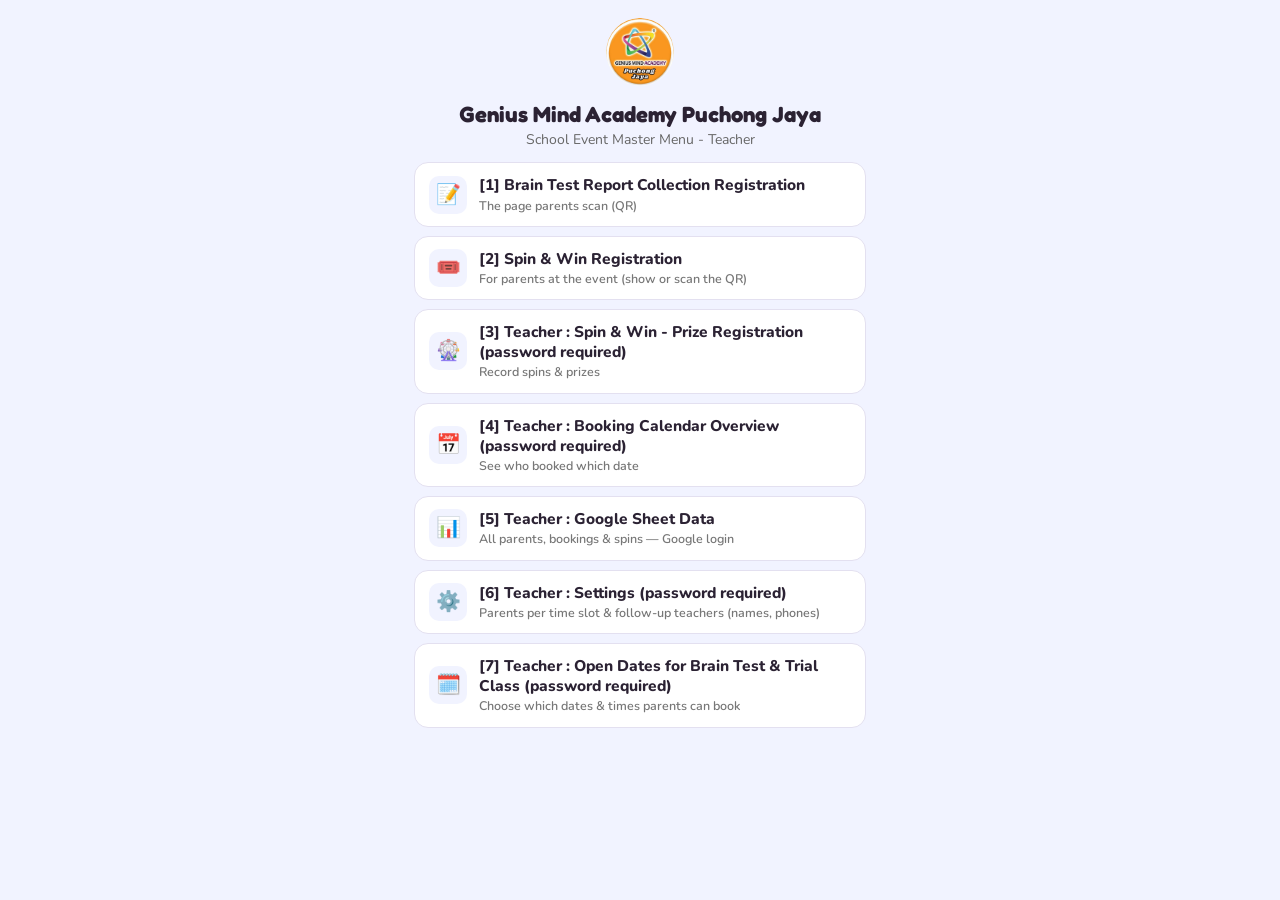
<file: teachers.html>
<!DOCTYPE html>
<html lang="en">
<head>
<meta charset="utf-8">
<meta name="viewport" content="width=device-width, initial-scale=1">
<meta name="robots" content="noindex,nofollow">
<title>GMA Teachers</title>
<link rel="preconnect" href="https://fonts.googleapis.com"><link href="https://fonts.googleapis.com/css2?family=Fredoka:wght@500;600;700&family=Nunito:wght@400;600;700;800&display=swap" rel="stylesheet">
<link rel="stylesheet" href="styles.css">
<style>
body{font-family:'Nunito',sans-serif}
.wrap{max-width:480px;margin:0 auto;padding:18px 14px 40px;text-align:center}
.wrap img{height:68px;width:68px;border-radius:50%;object-fit:cover}
.wrap h1{font-family:'Fredoka',sans-serif;margin:8px 0 2px;font-size:22px;line-height:1.2}
.wrap p{color:#666;margin:0 0 12px;font-size:14px}
.tb{display:flex;align-items:center;gap:12px;padding:12px 14px;margin:9px 0;border-radius:14px;border:1.5px solid var(--line,#ddd);background:#fff;color:inherit;text-decoration:none;text-align:left;font-weight:800;font-size:15.5px;line-height:1.3}
.tb .ic{flex:0 0 38px;height:38px;border-radius:10px;background:#f1f3ff;display:flex;align-items:center;justify-content:center;font-size:20px}
.tb .tx{flex:1;min-width:0}
.tb small{display:block;font-weight:600;font-size:12.5px;color:#777;margin-top:2px;line-height:1.3}
.tb:active{transform:scale(.98)}
</style>
</head>
<body>
<div class="wrap">
<img src="logo.png" alt="">
<h1>Genius Mind Academy Puchong Jaya</h1>
<p>School Event Master Menu - Teacher</p>
<a class="tb" href="index.html"><span class="ic">📝</span><span class="tx">[1] Brain Test Report Collection Registration<small>The page parents scan (QR)</small></span></a>
<a class="tb" href="luckydraw.html"><span class="ic">🎟️</span><span class="tx">[2] Spin &amp; Win Registration<small>For parents at the event (show or scan the QR)</small></span></a>
<a class="tb" href="staff.html"><span class="ic">🎡</span><span class="tx">[3] Teacher : Spin &amp; Win - Prize Registration (password required)<small>Record spins &amp; prizes</small></span></a>
<a class="tb" href="calendar.html"><span class="ic">📅</span><span class="tx">[4] Teacher : Booking Calendar Overview (password required)<small>See who booked which date</small></span></a>
<a class="tb" href="https://docs.google.com/spreadsheets/d/1innYlrTnOavDg_Db0zRkqg0m8mY-N9DBTKJ0-TNFRrw/edit" target="_blank" rel="noopener"><span class="ic">📊</span><span class="tx">[5] Teacher : Google Sheet Data<small>All parents, bookings &amp; spins &mdash; Google login</small></span></a>
<a class="tb" href="settings.html"><span class="ic">⚙️</span><span class="tx">[6] Teacher : Settings (password required)<small>Parents per time slot &amp; follow-up teachers (names, phones)</small></span></a>
<a class="tb" href="availability.html"><span class="ic">🗓️</span><span class="tx">[7] Teacher : Open Dates for Brain Test &amp; Trial Class (password required)<small>Choose which dates &amp; times parents can book</small></span></a>
</div>
</body>
</html>
</file>
<file: styles.css>
:root{
--bg:#f1f3ff; --card:#fff; --ink:#2b2233; --muted:#6d6878; --line:#e3e0f0;
--brand:#e0482a; --brand-d:#b83a20; --head:#fb5f3b; --plum:#4b0f42; --purple:#a58bc2; --lime:#d1d76d;
--tint:#fff1ec; --tint-line:#ffd2c5; --accent:#d1d76d; --ok:#6aa61f; --bad:#c62f3a; --off:#cfc9db;
--radius:14px;
}
*{box-sizing:border-box}
html,body{margin:0}
body{background:var(--bg);color:var(--ink);font-family:"Nunito","Segoe UI",system-ui,-apple-system,"PingFang SC","Microsoft YaHei",sans-serif;line-height:1.5;-webkit-text-size-adjust:100%}
h1,h2,h3{font-family:"Fredoka","Baloo 2","Nunito","PingFang SC","Microsoft YaHei",sans-serif;font-weight:700;margin:0 0 .3rem}
.head h2{color:var(--head)}
header.top{background:#fff;border-bottom:1px solid var(--line);padding:12px 16px;display:flex;align-items:center;gap:12px;position:sticky;top:0;z-index:20}
.logo{width:42px;height:42px;border-radius:50%;background:conic-gradient(#2f9bd9,#6aa61f,#f5c431,#fb5f3b,#c2308a,#2f9bd9);display:grid;place-items:center;flex:none}
.logo::after{content:"";width:30px;height:30px;border-radius:50%;background:#fff}
.brandlogo{height:64px;width:64px;border-radius:50%;object-fit:cover;flex:none}
.top .t1{font-weight:700;font-family:"Fredoka","Nunito",sans-serif;font-size:18px;line-height:1.1;color:var(--ink)}.top .t1 b{color:var(--plum)}
.top .t2{font-size:12px;color:var(--muted);line-height:1.25}
.lang{margin-left:auto;flex:none;display:flex;border:1px solid var(--line);border-radius:999px;overflow:hidden}
.lang button{white-space:nowrap;border:0;background:#fff;padding:6px 12px;font-size:13px;cursor:pointer;color:var(--muted);font-family:inherit}
.lang button.on{background:var(--brand);color:#fff}
main{max-width:720px;margin:0 auto;padding:18px 16px 130px}
.steps{display:flex;align-items:flex-start;margin:6px 0 22px}
.st{flex:1;text-align:center;position:relative;font-size:12px;color:var(--muted)}
.st .dot{width:30px;height:30px;border-radius:50%;background:#e6e2f4;color:#8b86a0;display:grid;place-items:center;margin:0 auto 4px;font-weight:700;position:relative;z-index:1}
.st.done .dot{background:var(--brand);color:#fff}
.st.cur .dot{background:var(--brand);color:#fff;box-shadow:0 0 0 5px rgba(251,95,59,.22)}
.st.cur{color:var(--ink);font-weight:700}
.st:not(:last-child)::after{content:"";position:absolute;top:15px;left:calc(50% + 17px);right:calc(-50% + 17px);height:2px;background:#e6e2f4}
.st.done:not(:last-child)::after{background:var(--brand)}
.head{text-align:center;margin-bottom:18px}
.head h2{font-size:26px}
.head p{margin:0;color:var(--muted);font-size:14px}
.card{background:var(--card);border:1.5px solid var(--line);border-radius:var(--radius);padding:16px;margin-bottom:12px}
.opt{cursor:pointer;display:block;width:100%;text-align:left;font:inherit;color:inherit;transition:.15s}
.opt:hover{border-color:var(--brand)}
.opt.sel{border-color:var(--brand);background:var(--tint);box-shadow:0 0 0 3px rgba(251,95,59,.18)}
.opt .row{display:flex;justify-content:space-between;gap:10px;align-items:flex-start}
.opt h3{font-size:18px}
.opt p{margin:2px 0 0;color:var(--muted);font-size:13.5px}
.price{font-weight:800;color:var(--brand);white-space:nowrap}
.badge{display:inline-block;font-size:11.5px;background:#f1e9fa;color:#6b4a93;border-radius:999px;padding:2px 9px;margin-top:6px;font-weight:700}
.badge.g{background:#eef2c0;color:#5d6612}
label.f{display:block;font-size:13px;font-weight:700;margin:12px 0 4px}
label.f small{font-weight:400;color:var(--muted)}
input[type=text],input[type=tel],input[type=email],input[type=number],select{width:100%;font:inherit;padding:11px 12px;border:1.5px solid var(--line);border-radius:10px;background:#fff;color:var(--ink)}
input:focus,select:focus{outline:none;border-color:var(--brand);box-shadow:0 0 0 3px rgba(251,95,59,.18)}
input.err,select.err{border-color:var(--bad)}
.grid2{display:grid;grid-template-columns:1fr 1fr;gap:10px}
.grid3{display:grid;grid-template-columns:1.6fr 1fr .8fr;gap:10px}
@media(max-width:480px){.grid3{grid-template-columns:1fr 1fr}.grid3>:first-child{grid-column:1/-1}}
.sec{font-family:"Fredoka","Nunito",sans-serif;font-size:18px;margin:20px 0 6px;font-weight:700;color:var(--plum)}
.child{position:relative}
.child .rm{position:absolute;right:10px;top:8px;border:0;background:none;color:var(--bad);cursor:pointer;font-size:13px;font-family:inherit}
.child h4{margin:0 0 2px;font-size:14px;color:var(--purple)}
.add{width:100%;border:2px dashed var(--purple);background:#f7f2fc;color:#6b4a93;border-radius:12px;padding:12px;font:inherit;font-weight:700;cursor:pointer}
.add:disabled{opacity:.45;cursor:not-allowed}
.hint{font-size:12.5px;color:var(--muted);margin:4px 0}
.check{display:flex;gap:10px;align-items:flex-start;font-size:13px;margin-top:14px}
.check input{margin-top:4px;width:18px;height:18px;flex:none}
.cal{padding:14px}
.calhead{display:flex;align-items:center;justify-content:space-between;margin-bottom:8px}
.calhead h3{font-size:20px;margin:0}
.nav{width:38px;height:38px;border-radius:50%;border:1.5px solid var(--line);background:#fff;font-size:18px;cursor:pointer}
.nav:disabled{opacity:.35;cursor:not-allowed}
.dow,.days{display:grid;grid-template-columns:repeat(7,1fr);gap:4px;text-align:center}
.dow div{font-size:11px;font-weight:800;color:var(--muted);padding:6px 0;letter-spacing:.05em}
.day{aspect-ratio:1/1.05;border:1.5px solid transparent;border-radius:10px;background:none;font:inherit;font-size:15px;display:flex;flex-direction:column;align-items:center;justify-content:center;gap:3px;cursor:pointer;color:var(--ink)}
.day:disabled{color:#c9c3b6;cursor:not-allowed}
.day small{font-size:9.5px;color:#a49d8e;line-height:1}
.day i{width:7px;height:7px;border-radius:50%;display:block}
.day i.ok{background:var(--ok)} .day i.full{background:var(--bad)}
.day:not(:disabled):hover{background:var(--tint)}
.day.sel{border-color:var(--brand);background:var(--tint);font-weight:800}
.day.today{border-color:var(--purple)}
.legend{display:flex;flex-wrap:wrap;gap:14px;justify-content:center;font-size:12px;color:var(--muted);margin-top:12px}
.legend span{display:flex;align-items:center;gap:6px}
.legend i{width:10px;height:10px;border-radius:50%;display:block}
.slots{display:grid;grid-template-columns:1fr 1fr;gap:10px}
@media(max-width:420px){.slots{grid-template-columns:1fr}}
.slot{border:1.5px solid var(--line);background:#fff;border-radius:12px;padding:12px;text-align:left;font:inherit;cursor:pointer}
.slot b{display:block;font-size:15px}
.slot span{font-size:12.5px;color:var(--ok)}
.slot.sel{border-color:var(--brand);background:var(--tint);box-shadow:0 0 0 3px rgba(251,95,59,.18)}
.slot.taken{background:#f1eff6;color:#a49d8e;cursor:not-allowed;text-decoration:line-through}
.slot.taken span{color:var(--bad);text-decoration:none;display:inline-block}
.note{background:#fff8e0;border:1px solid #efe08a;border-radius:12px;padding:10px 12px;font-size:13px;margin:10px 0}
.note.info{background:#f4effb;border-color:#d9c9ee}
.hold{background:var(--tint);border:1px solid #d9c9ee;color:var(--plum);border-radius:10px;padding:8px 12px;font-size:13px;margin-bottom:12px;text-align:center;font-weight:700}
.sum dl{display:grid;grid-template-columns:120px 1fr;gap:6px 12px;margin:0;font-size:14px}
.sum dt{color:var(--muted)} .sum dd{margin:0;font-weight:600;word-break:break-word}
.total{display:flex;justify-content:space-between;align-items:center;background:#f4f7d9;border-radius:12px;padding:12px 14px;margin-top:12px;font-weight:700}
.total b{font-family:"Fredoka",sans-serif;font-size:24px;color:var(--brand)}
.bank{font-size:14px;line-height:1.7}
.bank code{background:#f4effb;padding:1px 6px;border-radius:6px}
.upload{border:2px dashed #cfc8bb;border-radius:12px;padding:18px;text-align:center;background:#fff}
.upload input{display:none}
.upload label{cursor:pointer;color:var(--brand-d);font-weight:800}
.fname{font-size:13px;margin-top:8px;word-break:break-all}
.prev{max-width:100%;max-height:220px;border-radius:10px;margin-top:10px;border:1px solid var(--line)}
.bar{position:fixed;left:0;right:0;bottom:0;background:#fff;border-top:1px solid var(--line);padding:12px 16px calc(12px + env(safe-area-inset-bottom));display:flex;gap:10px;justify-content:center;z-index:30}
.bar .in{display:flex;gap:10px;width:100%;max-width:720px}
.btn{flex:1;border:0;border-radius:12px;padding:14px;font:inherit;font-weight:800;font-size:15px;cursor:pointer}
.btn.pri{background:var(--brand);color:#fff}
.btn.pri:disabled{background:#d6d1c6;cursor:not-allowed}
.btn.sec2{background:#fff;color:var(--ink);border:1.5px solid var(--line);flex:.6}
.done-card{text-align:center;padding:26px 16px}
.done-card .tick{width:64px;height:64px;border-radius:50%;background:#eef2c0;color:var(--ok);display:grid;place-items:center;font-size:32px;margin:0 auto 10px}
.ref{display:inline-block;color:var(--plum);background:#f4effb;border-radius:10px;padding:6px 14px;font-weight:800;letter-spacing:.06em;margin:6px 0 12px}
.toast{position:fixed;left:50%;transform:translateX(-50%);bottom:90px;background:#222;color:#fff;padding:10px 16px;border-radius:999px;font-size:13px;z-index:50;max-width:90vw;text-align:center}
.msg{color:var(--bad);font-size:13px;margin:8px 0;font-weight:600}.bar[hidden]{display:none}
.done-card .btn{display:block;width:100%;margin-left:auto;margin-right:auto;flex:none}

.links{margin:18px 0 6px;text-align:center}
.links .lt{font-size:12px;color:var(--muted);margin-bottom:8px;font-weight:700}
.links .lnk{display:block;max-width:300px;margin:6px auto;padding:11px 14px;border-radius:12px;background:#fff;border:1.5px solid var(--line);color:var(--plum);font-weight:700;text-decoration:none;font-size:14px}
.links .lnk.fb{background:#1877f2;border-color:#1877f2;color:#fff}
.foot{padding:0 16px 110px;max-width:640px;margin:0 auto}

.hlinks{display:flex;gap:8px;margin-left:auto;flex:none}
.hlinks a{width:36px;height:36px;border-radius:50%;display:grid;place-items:center;background:#fff;border:1.5px solid var(--line);color:var(--plum);text-decoration:none}
.hlinks a.fb{background:#1877f2;border-color:#1877f2;color:#fff}
.hlinks+.lang{margin-left:0}
</file>
